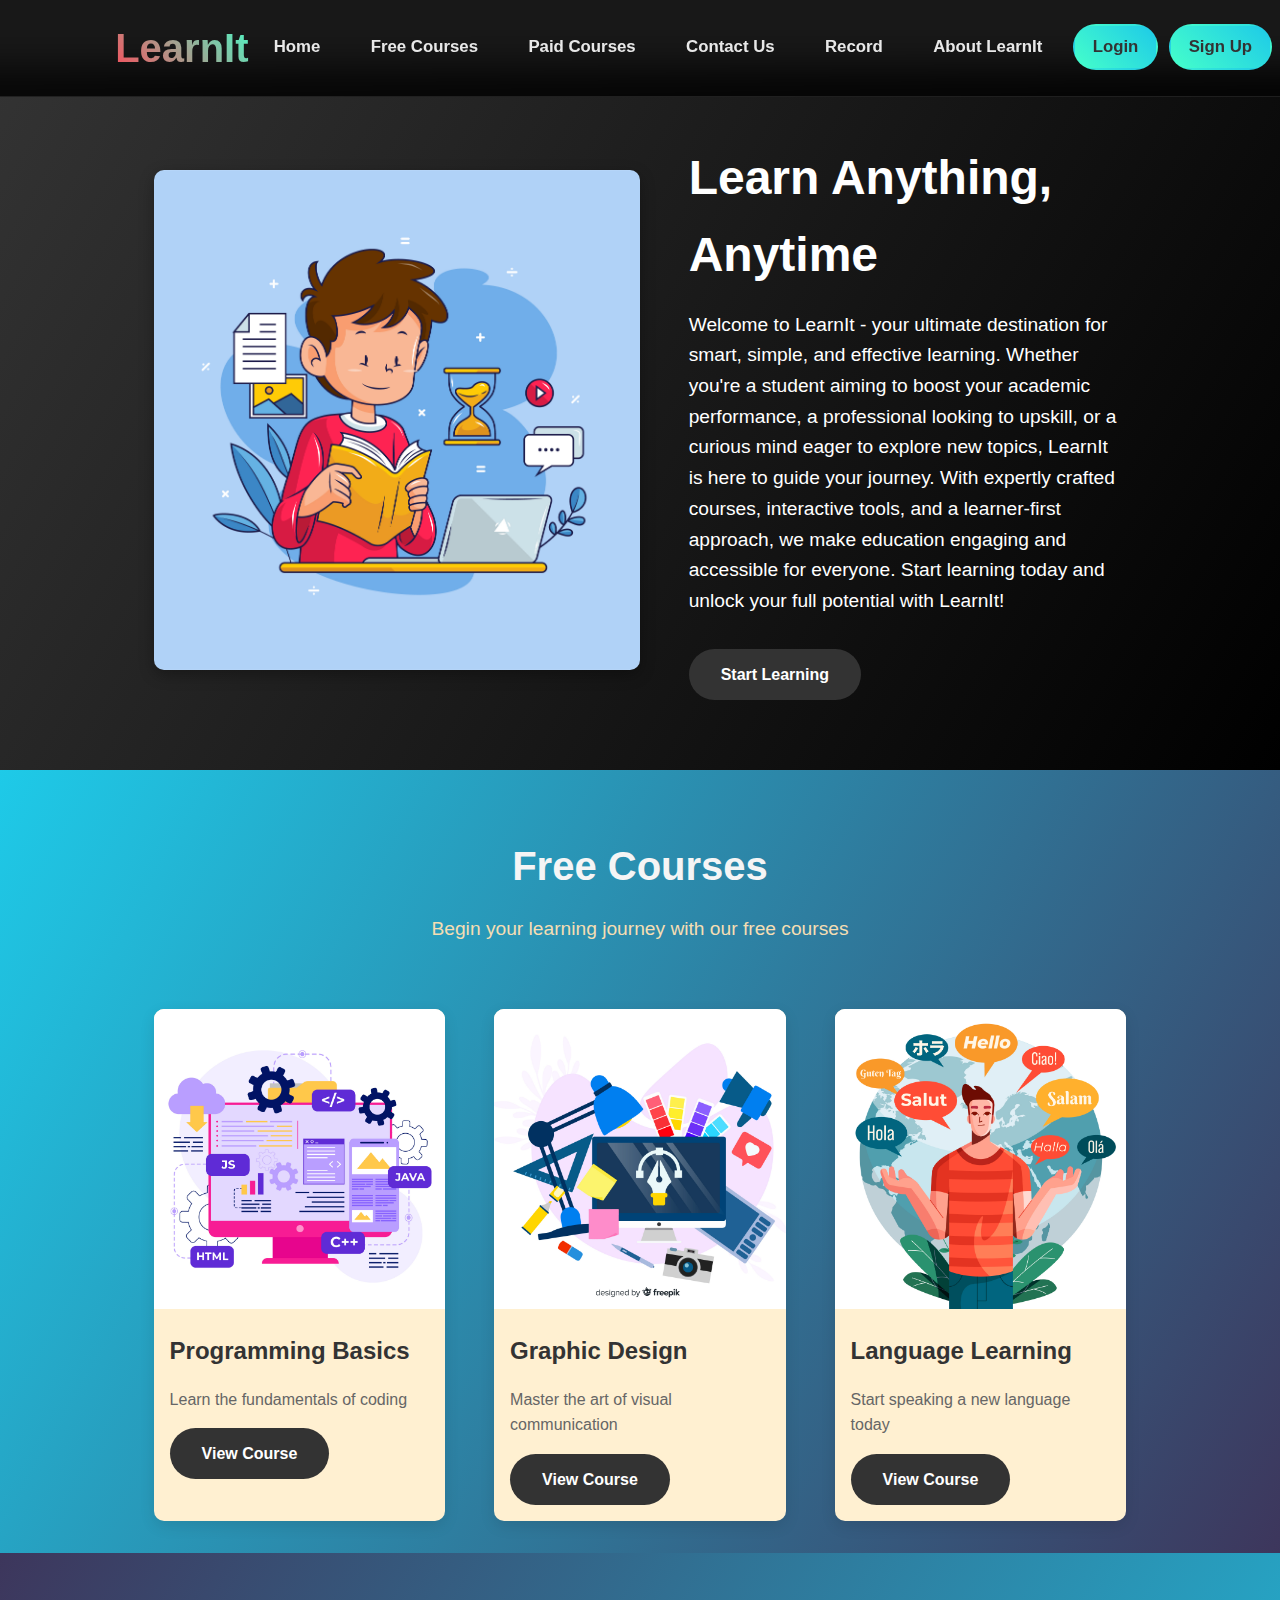
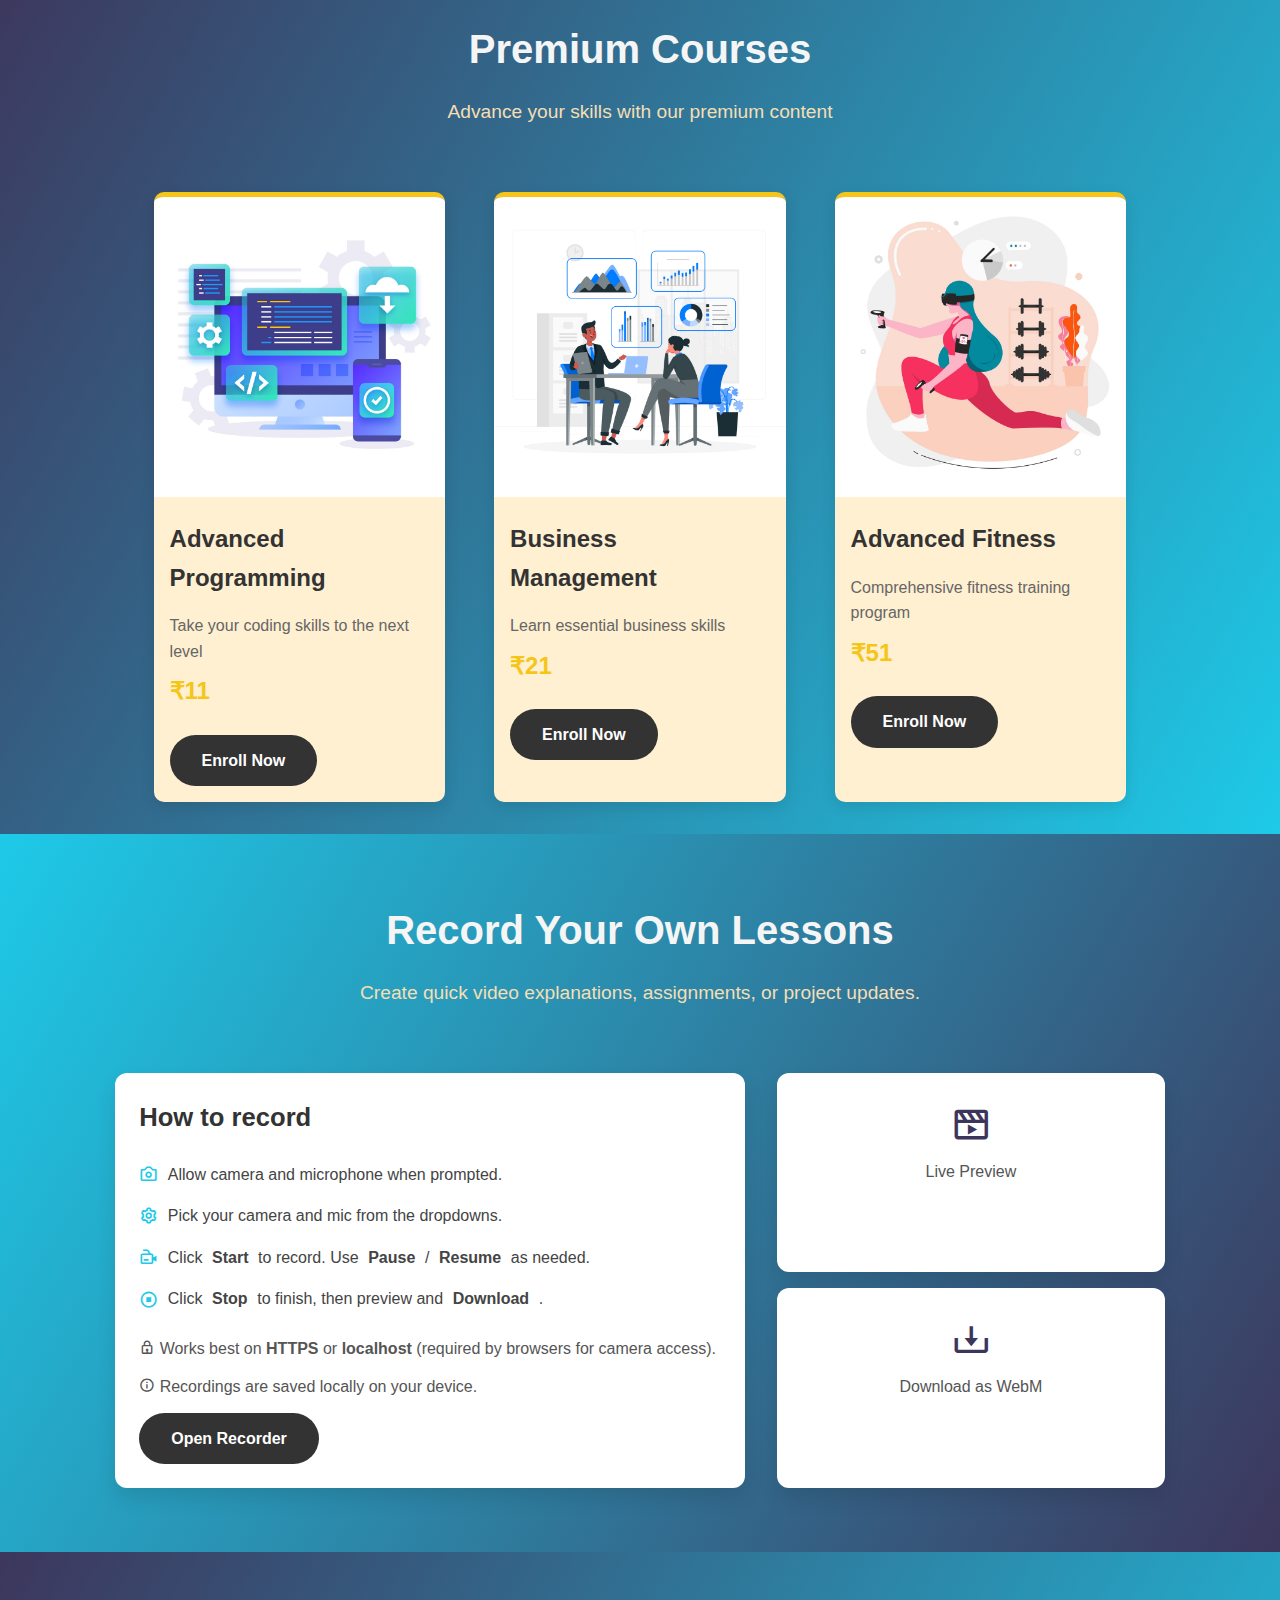
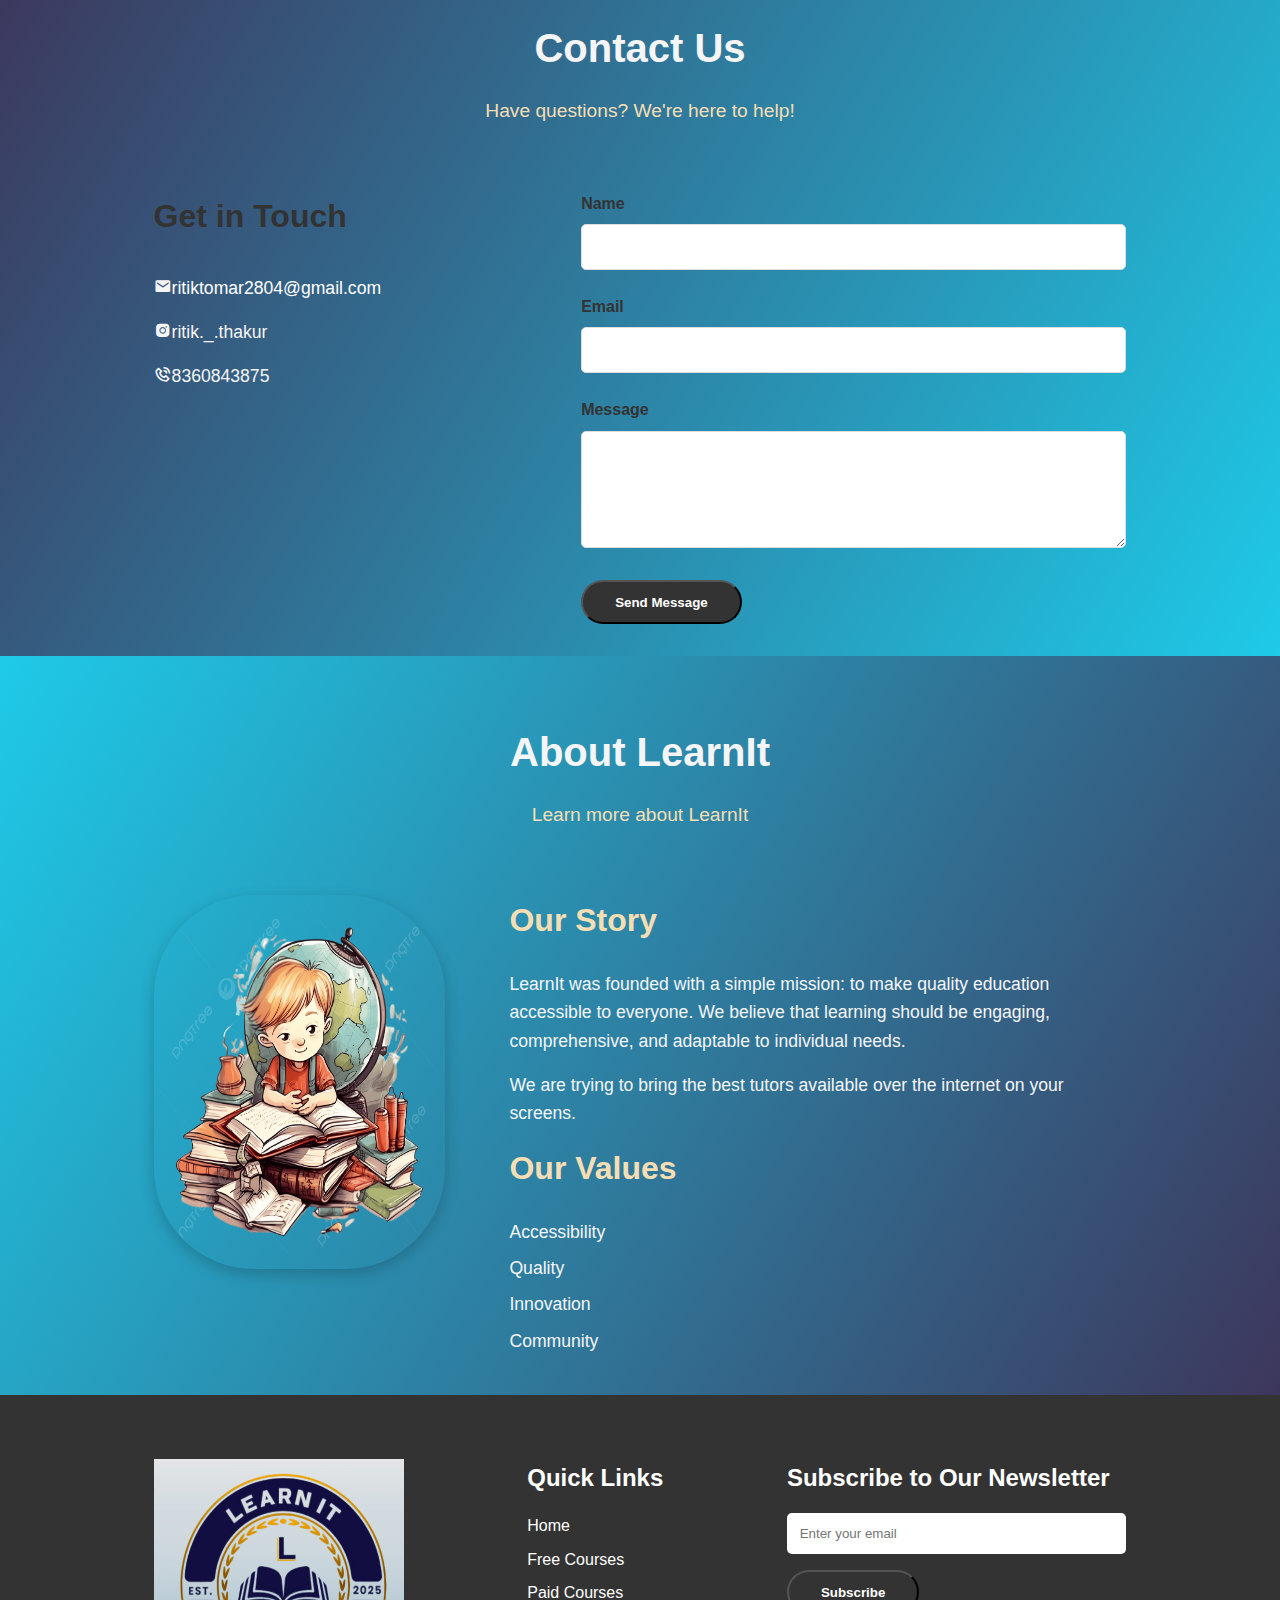
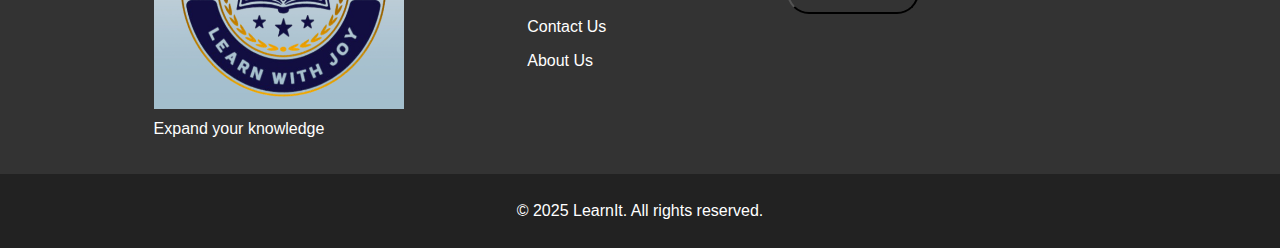
<file: index.html>
<!DOCTYPE html>
<html lang="en">

<head>
  <meta charset="UTF-8">
  <meta name="viewport" content="width=device-width, initial-scale=1.0">
  <title>LearnIt</title>
  <link href="https://unpkg.com/boxicons@2.1.4/css/boxicons.min.css" rel="stylesheet">
  <link rel="stylesheet" href="static/css/style.css">
  <link rel="icon" type="image/png" href="static/pics/favicon.png" sizes="16x16" />

</head>

<body>
  <header>
    <div class="logo">
      <h1>LearnIt</h1>
    </div>
    <button class="menu-toggle" id="menuToggle">
      <span></span>
      <span></span>
      <span></span>
    </button>
    <nav>
      <ul class="nav">
        <li><a href="#home">Home</a></li>
        <li><a href="#free-courses">Free Courses</a></li>
        <li><a href="#paid-courses">Paid Courses</a></li>
        <li><a href="#contact-us">Contact Us</a></li>
        <li><a href="#record-guide">Record</a></li>
        <li><a href="#about-us">About LearnIt</a></li>
        <li><a href="login.html">Login</a></li>
        <li><a href="signup.html">Sign Up</a></li>
      </ul>
    </nav>
  </header>

  <section class="home" id="home">
    <div class="hero-section">
      <img id="hero-img" src="static/pics/9881382.jpg" alt="LearnIt Hero Image">
      <div class="hero-text">
        <h2>Learn Anything, Anytime</h2>
        <p>Welcome to LearnIt - your ultimate destination for smart, simple, and effective learning. Whether you're a student
        aiming to boost your academic performance, a professional looking to upskill, or a curious mind eager to explore new
        topics, LearnIt is here to guide your journey. With expertly crafted courses, interactive tools, and a learner-first
        approach, we make education engaging and accessible for everyone. Start learning today and unlock your full potential
        with LearnIt!</p>
        <a href="#free-courses" class="btn">Start Learning</a>
      </div>
    </div>
  </section>

  <section class="free-courses" id="free-courses">
    <div class="section-header">
      <h2>Free Courses</h2>
      <p>Begin your learning journey with our free courses</p>
    </div>
    </div>
    <div class="courses-container">
      <div class="course-card">
        <img src="static/pics/programming.jpg" alt="Programming Course">
        <h3>Programming Basics</h3>
        <p>Learn the fundamentals of coding</p>
        <a href="course1.html" class="btn">View Course</a>
      </div>
      <div class="course-card">
        <img src="static/pics/design.jpg" alt="Design Course">
        <h3>Graphic Design</h3>
        <p>Master the art of visual communication</p>
        <a href="graphicdesign.html" class="btn">View Course</a>
      </div>
      <div class="course-card">
        <img src="static/pics/language.jpg" alt="Language Course">
        <h3>Language Learning</h3>
        <p>Start speaking a new language today</p>
        <a href="#" class="btn">View Course</a>
      </div>
    </div>
  </section>

  <section class="paid-courses" id="paid-courses">
    <div class="section-header">
      <h2>Premium Courses</h2>
      <p>Advance your skills with our premium content</p>
    </div>
    <div class="courses-container">
      <div class="course-card premium">
        <img src="static/pics/advanced-programming.jpg" alt="Advanced Programming">
        <h3>Advanced Programming</h3>
        <p>Take your coding skills to the next level</p>
        <span class="price">₹11</span>
        <a href="#" class="btn">Enroll Now</a>
      </div>
      <div class="course-card premium">
        <img src="static/pics/business.jpg" alt="Business Course">
        <h3>Business Management</h3>
        <p>Learn essential business skills</p>
        <span class="price">₹21</span>
        <a href="#" class="btn">Enroll Now</a>
      </div>
      <div class="course-card premium">
        <img src="static/pics/fitness.jpg" alt="Fitness Course">
        <h3>Advanced Fitness</h3>
        <p>Comprehensive fitness training program</p>
        <span class="price">₹51</span>
        <a href="#" class="btn">Enroll Now</a>
      </div>
    </div>
  </section>

  <section class="record-guide" id="record-guide">
    <div class="section-header">
      <h2>Record Your Own Lessons</h2>
      <p>Create quick video explanations, assignments, or project updates.</p>
    </div>
    <div class="record-container">
      <div class="record-text">
        <h3>How to record</h3>
        <ul class="record-steps">
          <li><i class='bx bx-camera'></i> Allow camera and microphone when prompted.</li>
          <li><i class='bx bx-cog'></i> Pick your camera and mic from the dropdowns.</li>
          <li><i class='bx bx-video-recording'></i> Click <b>Start</b> to record. Use <b>Pause</b>/<b>Resume</b> as needed.</li>
          <li><i class='bx bx-stop-circle'></i> Click <b>Stop</b> to finish, then preview and <b>Download</b>.</li>
        </ul>
        <div class="record-notes">
          <p><i class='bx bx-lock'></i> Works best on <b>HTTPS</b> or <b>localhost</b> (required by browsers for camera access).</p>
          <p><i class='bx bx-info-circle'></i> Recordings are saved locally on your device.</p>
        </div>
        <a href="record.html" class="btn">Open Recorder</a>
      </div>
      <div class="record-illustration">
        <div class="illustration-box">
          <i class='bx bx-movie-play'></i>
          <p>Live Preview</p>
        </div>
        <div class="illustration-box">
          <i class='bx bx-download'></i>
          <p>Download as WebM</p>
        </div>
      </div>
    </div>
  </section>

  <section class="contact-us" id="contact-us">
    <div class="section-header">
      <h2>Contact Us</h2>
      <p>Have questions? We're here to help!</p>
    </div>
    <div class="contact-container">
      <div class="contact-info">
        <h3>Get in Touch</h3>
        <p style="color:white;"> <i style="color: whitesmoke;" class='bx bxs-envelope'></i>ritiktomar2804@gmail.com</p>
      <p style="color:white;"><i style="color: whitesmoke;" class='bx bxl-instagram-alt'><a style="color: whitesmoke; text-decoration: none;" href="https://www.instagram.com/ritik._.thakur/">ritik._.thakur</a></i></p>
      <p style="color:white;"> <i class='bx bx-phone-call'></i><a style="color: whitesmoke; text-decoration: none;" href="">8360843875</a></i></p>
        
      </div>
      <div class="contact-form">
        <form>
          <div class="form-group">
            <label for="name">Name</label>
            <input type="text" id="name" name="name" required>
          </div>
          <div class="form-group">
            <label for="email">Email</label>
            <input type="email" id="email" name="email" required>
          </div>
          <div class="form-group">
            <label for="message">Message</label>
            <textarea id="message" name="message" rows="5" required></textarea>
          </div>
          <button type="submit" class="btn">Send Message</button>
        </form>
      </div>
    </div>
  </section>

  <section class="about-us" id="about-us">
    <div class="section-header">
      <h2>About LearnIt</h2>
      <p>Learn more about LearnIt</p>
    </div>
    <div class="about-container">
      <div class="about-image">
        
        <img src="static/pics/pngtree-book-globe-study-cartoon-illustration-png-image_9100470.png" alt="Our Team">
      </div>
      <div class="about-text">
        <h3>Our Story</h3>
        <p>LearnIt was founded with a simple mission: to make quality education accessible to everyone. We believe that
          learning should be engaging, comprehensive, and adaptable to individual needs.</p>
        <p>We are trying to bring the best tutors available over the internet on your screens.</p>
        <h3>Our Values</h3>
        <ul>
          <li>Accessibility</li>
          <li>Quality</li>
          <li>Innovation</li>
          <li>Community</li>
  
        </ul>
      </div>
    </div>
  </section>

  <footer>
    <div class="footer-container">
      <div class="footer-logo">
        <img style="height: 250px;width: 250px;" src="static/pics/favicon.png">
        <p>Expand your knowledge</p>
      </div>
      <div class="footer-links">
        <h3>Quick Links</h3>
        <ul>
          <li><a href="#home">Home</a></li>
          <li><a href="#free-courses">Free Courses</a></li>
          <li><a href="#paid-courses">Paid Courses</a></li>
          <li><a href="#contact-us">Contact Us</a></li>
          <li><a href="#about-us">About Us</a></li>
        </ul>
      </div>
      <div class="footer-newsletter">
        <h3>Subscribe to Our Newsletter</h3>
        <form>
          <input type="email" placeholder="Enter your email">
          <button type="submit" class="btn">Subscribe</button>
        </form>
      </div>
    </div>
    <div class="copyright">
      <p>&copy; 2025 LearnIt. All rights reserved.</p>
    </div>
  </footer>

  <script src="static/js/script.js"></script>
</body>

</html>
</file>
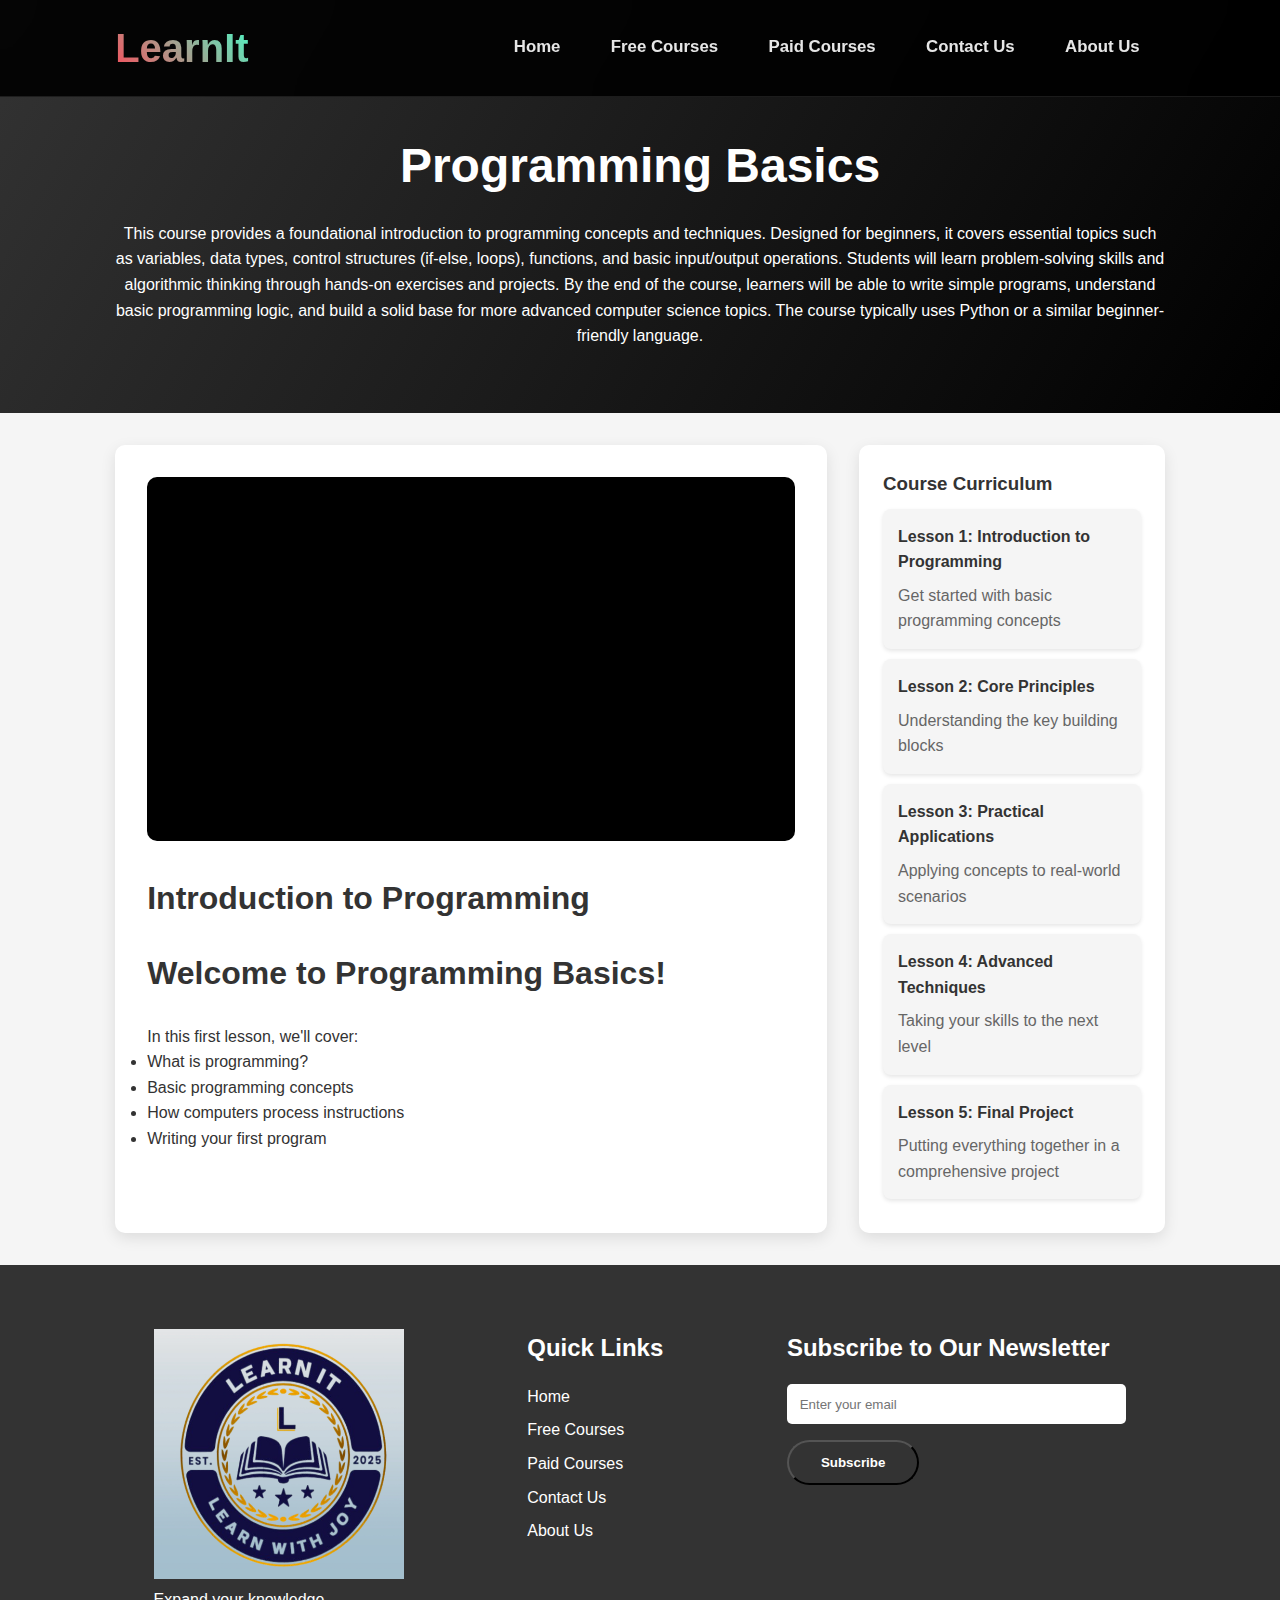
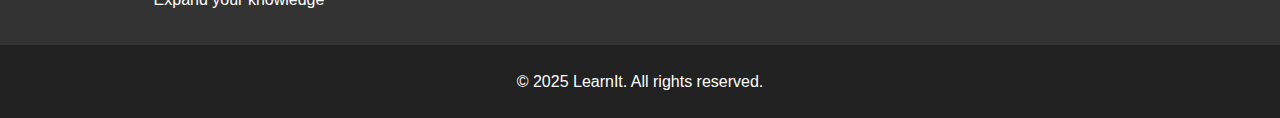
<file: course.html>
<!DOCTYPE html>
<html lang="en">

<head>
  <meta charset="UTF-8">
  <meta name="viewport" content="width=device-width, initial-scale=1.0">
  <title>LearnIt</title>
  <link href="https://unpkg.com/boxicons@2.1.4/css/boxicons.min.css" rel="stylesheet">
  <link rel="stylesheet" href="static/css/style.css">
  <link rel="icon" type="image/png" href="static/pics/favicon.png" sizes="16x16" />

</head>

<body>
  <header>
    <div class="logo">
      <h1><span style="color:red;">Learn</span><span style="color:#ffff;">It</span></h1>
    </div>
    <button class="menu-toggle" id="menuToggle">
      <span></span>
      <span></span>
      <span></span>
    </button>
    <nav>
      <ul class="nav">
        <li><a href="index.html">Home</a></li>
        <li><a href="index.html#free-courses">Free Courses</a></li>
        <li><a href="index.html#paid-courses">Paid Courses</a></li>
        <li><a href="index.html#contact-us">Contact Us</a></li>
        <li><a href="index.html#about-us">About Us</a></li>
      </ul>
    </nav>
  </header>

  <div class="course-header" id="course-header">
    <h1 id="course-title">Course Title</h1>
    <p id="course-description">Course description will be displayed here.</p>
  </div>

  <div class="course-content">
    <div class="lesson-content">
      <div class="video-container">
        <iframe id="lesson-video" src="https://www.youtube.com/embed/placeholder" frameborder="0"
          allowfullscreen></iframe>
      </div>
      <div class="lesson-details">
        <h3 id="lesson-title">Lesson Title</h3>
        <div id="lesson-text">
          <p>details are going to be put here </p>
          <p>""""</p>
          <p>""""</p>
          <ul>
            <li>"""</li>
            <li>"""</li>
            <li>"""</li>
            <li>""""</li>
          </ul>
          <p></p>
        </div>
      </div>
    </div>

    <div class="lesson-list">
      <h3>Course Curriculum</h3>
      <div id="lessons">
        <div class="lesson-item">
          <a href="#" onclick="showLesson('lesson1')" class="lesson-link box" style="display: block; padding: 15px; margin: 10px 0; border-radius: 8px; background-color: #f5f5f5; box-shadow: 0 2px 4px rgba(0,0,0,0.1); transition: all 0.3s ease; text-decoration: none;">
            <h4 style="margin: 0 0 8px 0; color: #333;">Lesson 1: Introduction to Programming</h4>
            <p style="margin: 0; color: #666;">Get started with basic programming concepts</p>
          </a>
        </div>
        <div class="lesson-item">
          <a href="#" onclick="showLesson('lesson2')" class="lesson-link box" style="display: block; padding: 15px; margin: 10px 0; border-radius: 8px; background-color: #f5f5f5; box-shadow: 0 2px 4px rgba(0,0,0,0.1); transition: all 0.3s ease; text-decoration: none;">
            <h4 style="margin: 0 0 8px 0; color: #333;">Lesson 2: Core Principles</h4>
            <p style="margin: 0; color: #666;">Understanding the key building blocks</p>
          </a>
        </div>
        <div class="lesson-item">
          <a href="#" onclick="showLesson('lesson3')" class="lesson-link box" style="display: block; padding: 15px; margin: 10px 0; border-radius: 8px; background-color: #f5f5f5; box-shadow: 0 2px 4px rgba(0,0,0,0.1); transition: all 0.3s ease; text-decoration: none;">
            <h4 style="margin: 0 0 8px 0; color: #333;">Lesson 3: Practical Applications</h4>
            <p style="margin: 0; color: #666;">Applying concepts to real-world scenarios</p>
          </a>
        </div>
        <div class="lesson-item">
          <a href="#" onclick="showLesson('lesson4')" class="lesson-link box" style="display: block; padding: 15px; margin: 10px 0; border-radius: 8px; background-color: #f5f5f5; box-shadow: 0 2px 4px rgba(0,0,0,0.1); transition: all 0.3s ease; text-decoration: none;">
            <h4 style="margin: 0 0 8px 0; color: #333;">Lesson 4: Advanced Techniques</h4>
            <p style="margin: 0; color: #666;">Taking your skills to the next level</p>
          </a>
        </div>
        <div class="lesson-item">
          <a href="#" onclick="showLesson('lesson5')" class="lesson-link box" style="display: block; padding: 15px; margin: 10px 0; border-radius: 8px; background-color: #f5f5f5; box-shadow: 0 2px 4px rgba(0,0,0,0.1); transition: all 0.3s ease; text-decoration: none;">
            <h4 style="margin: 0 0 8px 0; color: #333;">Lesson 5: Final Project</h4>
            <p style="margin: 0; color: #666;">Putting everything together in a comprehensive project</p>
          </a>
        </div>
      </div>
    </div>
  </div>

  <footer>
    <div class="footer-container">
    <div class="footer-logo">
      <img style="height: 250px;width: 250px;" src="static/pics/favicon.png">
      <p>Expand your knowledge</p>
    </div>
      <div class="footer-links">
        <h3>Quick Links</h3>
        <ul>
          <li><a href="index.html">Home</a></li>
          <li><a href="index.html#free-courses">Free Courses</a></li>
          <li><a href="index.html#paid-courses">Paid Courses</a></li>
          <li><a href="index.html#contact-us">Contact Us</a></li>
          <li><a href="index.html#about-us">About Us</a></li>
        </ul>
      </div>
      <div class="footer-newsletter">
        <h3>Subscribe to Our Newsletter</h3>
        <form>
          <input type="email" placeholder="Enter your email">
          <button type="submit" class="btn">Subscribe</button>
        </form>
      </div>
    </div>
    <div class="copyright">
      <p>&copy; 2025 LearnIt. All rights reserved.</p>
    </div>
  </footer>

  <script src="static/js/script.js"></script>
  <script src="static/js/programmingbasic.js"></script>
</body>

</html>
</file>
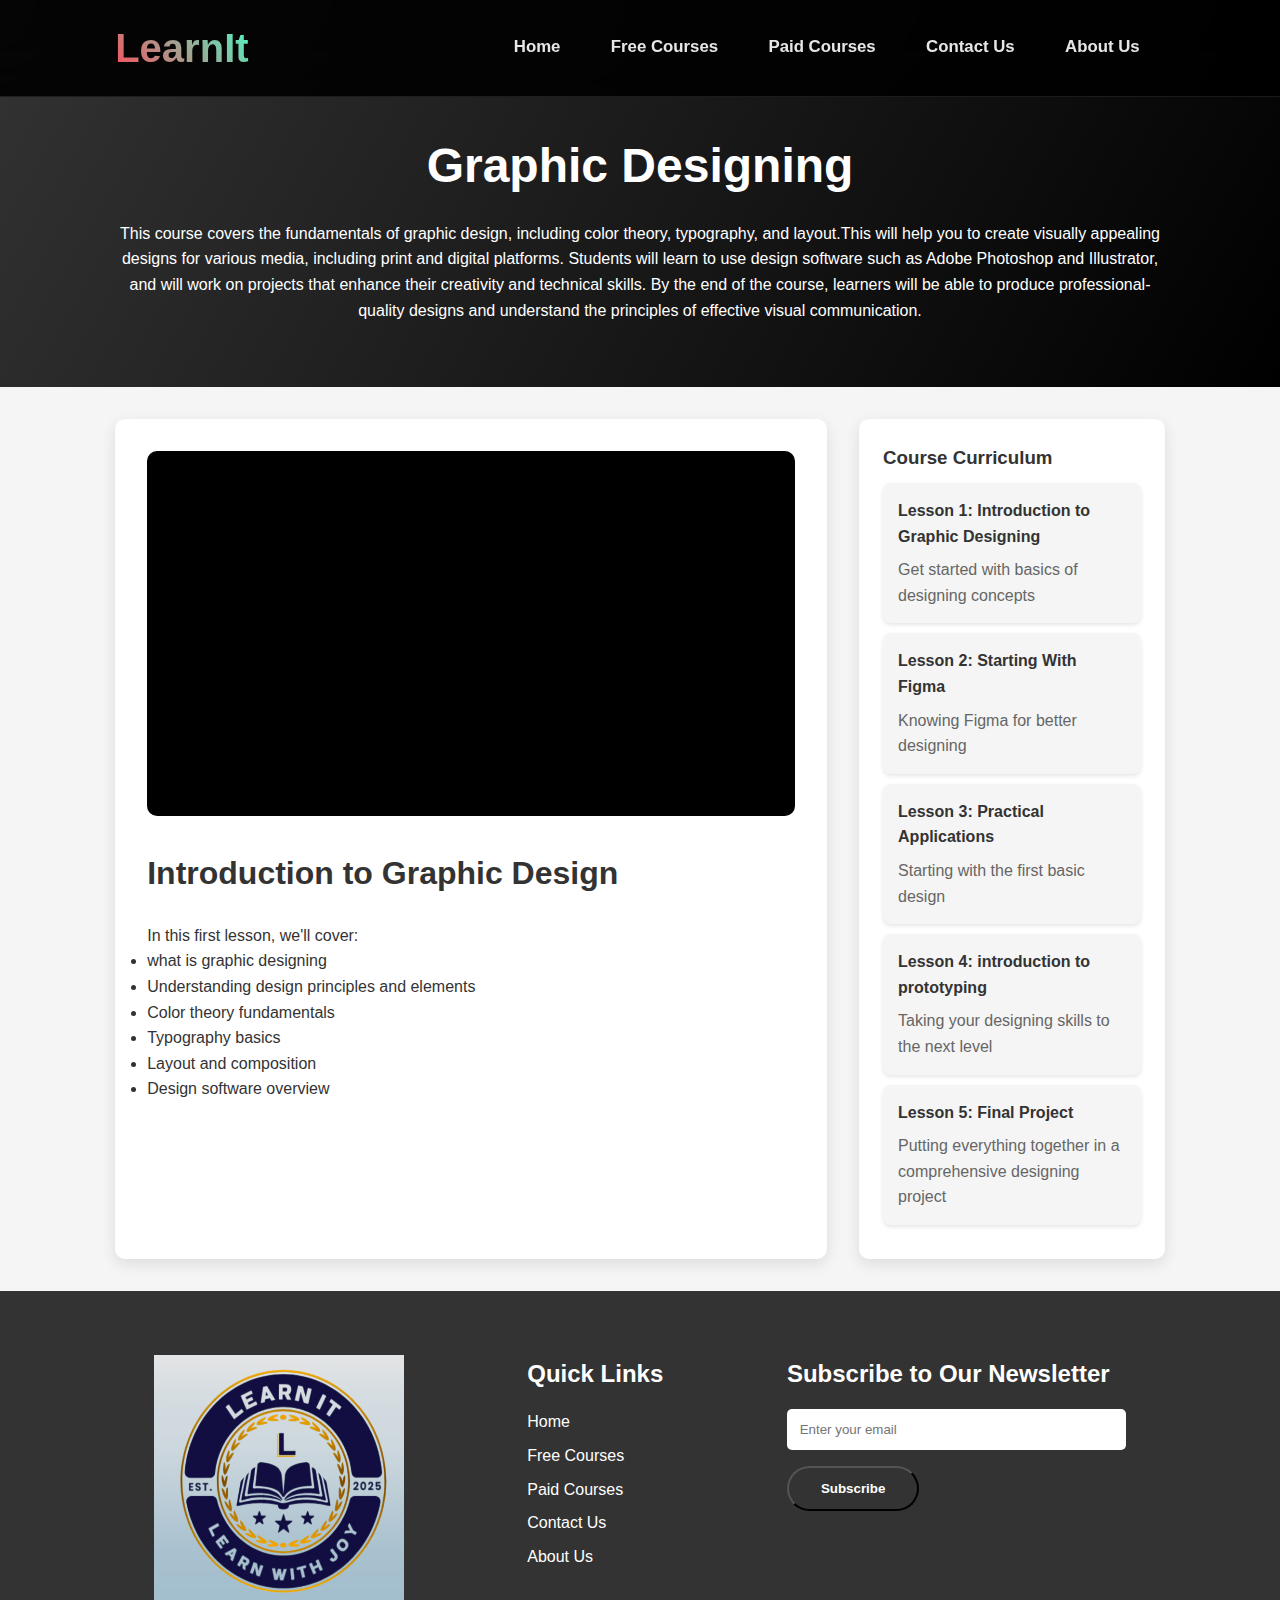
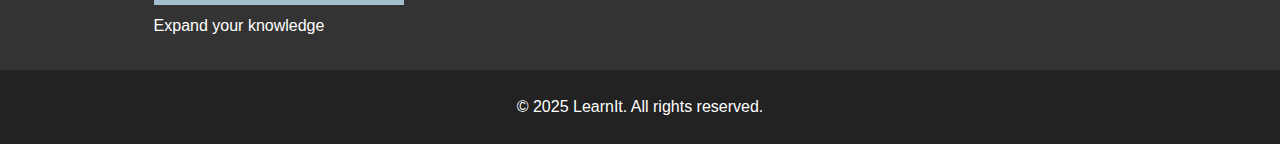
<file: graphicdesign.html>
<!DOCTYPE html>
<html lang="en">

<head>
  <meta charset="UTF-8">
  <meta name="viewport" content="width=device-width, initial-scale=1.0">
  <title>LearnIt</title>
  <link href="https://unpkg.com/boxicons@2.1.4/css/boxicons.min.css" rel="stylesheet">
  <link rel="stylesheet" href="static/css/style.css">
  <link rel="icon" type="image/png" href="static/pics/favicon.png" sizes="16x16" />

</head>


<body>
  <header>
    <div class="logo">
      <h1><span style="color:red;">Learn</span><span style="color:#ffff;">It</span></h1>
    </div>
    <button class="menu-toggle" id="menuToggle">
      <span></span>
      <span></span>
      <span></span>
    </button>
    <nav>
      <ul class="nav">
        <li><a href="index.html">Home</a></li>
        <li><a href="index.html#free-courses">Free Courses</a></li>
        <li><a href="index.html#paid-courses">Paid Courses</a></li>
        <li><a href="index.html#contact-us">Contact Us</a></li>
        <li><a href="index.html#about-us">About Us</a></li>
      </ul>
    </nav>
  </header>

  <div class="course-header" id="course-header">
    <h1 id="course-title">Course Title</h1>
    <p id="course-description">Course description will be displayed here.</p>
  </div>

  <div class="course-content">
    <div class="lesson-content">
      <div class="video-container">
        <iframe id="lesson-video" src="https://www.youtube.com/embed/placeholder" frameborder="0"
          allowfullscreen></iframe>
      </div>
      <div class="lesson-details">
        <h3 id="lesson-title">Lesson Title</h3>
        <div id="lesson-text">
          <p>details are going to be put here </p>
          <p>""""</p>
          <p>""""</p>
          <ul>
            <li>"""</li>
            <li>"""</li>
            <li>"""</li>
            <li>""""</li>
          </ul>
          <p></p>
        </div>
      </div>
    </div>

    <div class="lesson-list">
      <h3>Course Curriculum</h3>
      <div id="lessons">
        <div class="lesson-item">
          <a href="#" onclick="showLesson('lesson1')" class="lesson-link box"
            style="display: block; padding: 15px; margin: 10px 0; border-radius: 8px; background-color: #f5f5f5; box-shadow: 0 2px 4px rgba(0,0,0,0.1); transition: all 0.3s ease; text-decoration: none;">
            <h4 style="margin: 0 0 8px 0; color: #333;">Lesson 1: Introduction to Graphic Designing</h4>
            <p style="margin: 0; color: #666;">Get started with basics of designing concepts</p>
          </a>
        </div>
        <div class="lesson-item">
          <a href="#" onclick="showLesson('lesson2')" class="lesson-link box"
            style="display: block; padding: 15px; margin: 10px 0; border-radius: 8px; background-color: #f5f5f5; box-shadow: 0 2px 4px rgba(0,0,0,0.1); transition: all 0.3s ease; text-decoration: none;">
            <h4 style="margin: 0 0 8px 0; color: #333;">Lesson 2: Starting With Figma</h4>
            <p style="margin: 0; color: #666;">Knowing Figma for better designing</p>
          </a>
        </div>
        <div class="lesson-item">
          <a href="#" onclick="showLesson('lesson3')" class="lesson-link box"
            style="display: block; padding: 15px; margin: 10px 0; border-radius: 8px; background-color: #f5f5f5; box-shadow: 0 2px 4px rgba(0,0,0,0.1); transition: all 0.3s ease; text-decoration: none;">
            <h4 style="margin: 0 0 8px 0; color: #333;">Lesson 3: Practical Applications</h4>
            <p style="margin: 0; color: #666;">Starting with the first basic design</p>
          </a>
        </div>
        <div class="lesson-item">
          <a href="#" onclick="showLesson('lesson4')" class="lesson-link box"
            style="display: block; padding: 15px; margin: 10px 0; border-radius: 8px; background-color: #f5f5f5; box-shadow: 0 2px 4px rgba(0,0,0,0.1); transition: all 0.3s ease; text-decoration: none;">
            <h4 style="margin: 0 0 8px 0; color: #333;">Lesson 4: introduction to prototyping</h4>
            <p style="margin: 0; color: #666;">Taking your designing skills to the next level</p>
          </a>
        </div>
        <div class="lesson-item">
          <a href="#" onclick="showLesson('lesson5')" class="lesson-link box"
            style="display: block; padding: 15px; margin: 10px 0; border-radius: 8px; background-color: #f5f5f5; box-shadow: 0 2px 4px rgba(0,0,0,0.1); transition: all 0.3s ease; text-decoration: none;">
            <h4 style="margin: 0 0 8px 0; color: #333;">Lesson 5: Final Project</h4>
            <p style="margin: 0; color: #666;">Putting everything together in a comprehensive designing project</p>
          </a>
        </div>
      </div>
    </div>
  </div>

  <footer>
    <div class="footer-container">
      <div class="footer-logo">
        <img style="height: 250px;width: 250px;" src="static/pics/favicon.png">
        <p>Expand your knowledge</p>
      </div>
      <div class="footer-links">
        <h3>Quick Links</h3>
        <ul>
          <li><a href="index.html">Home</a></li>
          <li><a href="index.html#free-courses">Free Courses</a></li>
          <li><a href="index.html#paid-courses">Paid Courses</a></li>
          <li><a href="index.html#contact-us">Contact Us</a></li>
          <li><a href="index.html#about-us">About Us</a></li>
        </ul>
      </div>
      <div class="footer-newsletter">
        <h3>Subscribe to Our Newsletter</h3>
        <form>
          <input type="email" placeholder="Enter your email">
          <button type="submit" class="btn">Subscribe</button>
        </form>
      </div>
    </div>
    <div class="copyright">
      <p>&copy; 2025 LearnIt. All rights reserved.</p>
    </div>
  </footer>

  <script src="static/js/script.js"></script>
  <script src="static/js/graphicdesign.js"></script>
</body>

</html>
</file>
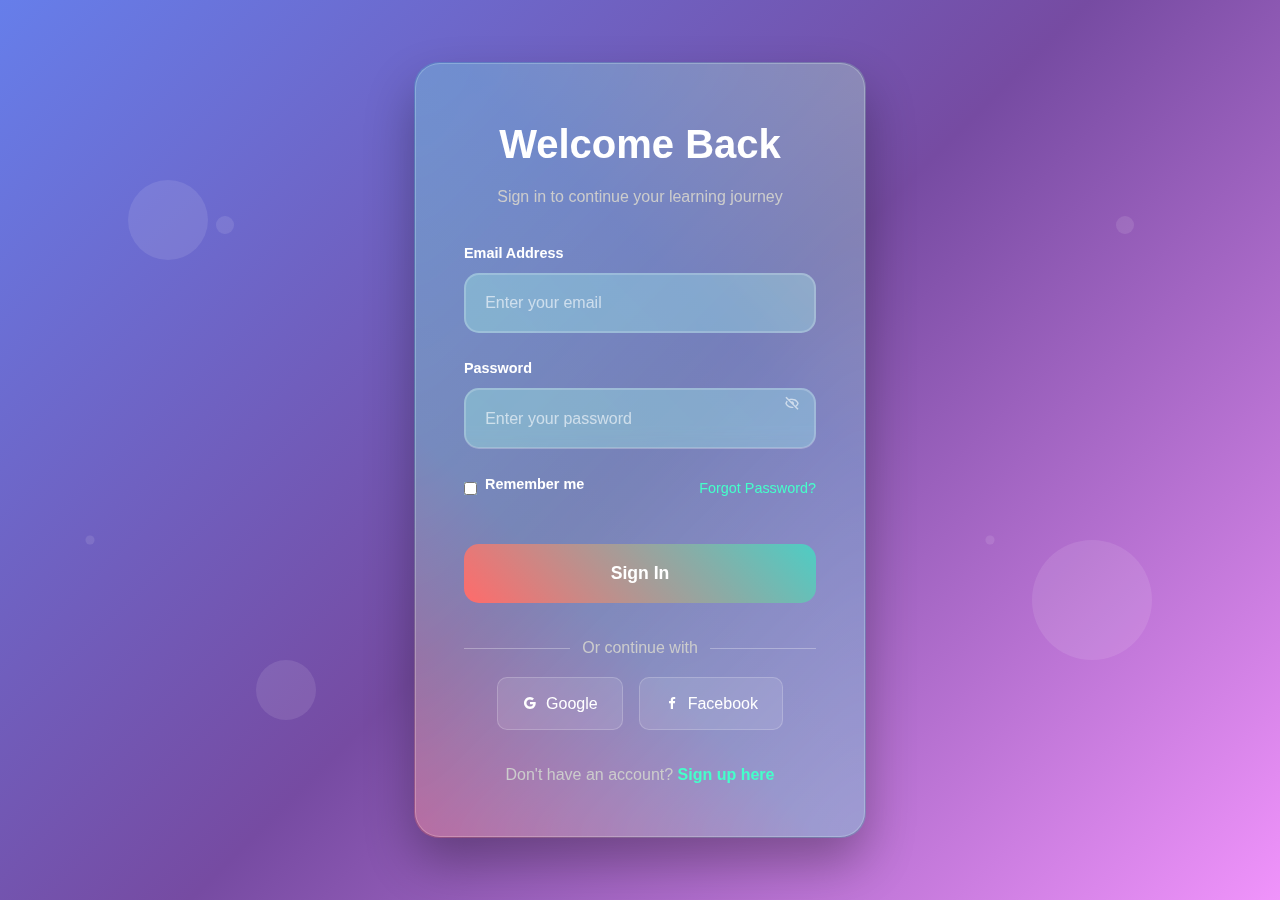
<file: login.html>
<!DOCTYPE html>
<html lang="en">

<head>
  <meta charset="UTF-8">
  <meta name="viewport" content="width=device-width, initial-scale=1.0">
  <title>Login - LearnIt</title>
  <link href="https://unpkg.com/boxicons@2.1.4/css/boxicons.min.css" rel="stylesheet">
  <link rel="stylesheet" href="static/css/style.css">
  <link rel="icon" type="image/png" href="static/pics/favicon.png" sizes="16x16" />
  <style>
    .auth-container {
      min-height: 100vh;
      background: linear-gradient(135deg, #667eea 0%, #764ba2 50%, #f093fb 100%);
      position: relative;
      display: flex;
      align-items: center;
      justify-content: center;
      padding: 2rem;
      overflow: hidden;
    }

    .auth-container::before {
      content: '';
      position: absolute;
      top: 0;
      left: 0;
      right: 0;
      bottom: 0;
      background: url('data:image/svg+xml,<svg xmlns="http://www.w3.org/2000/svg" viewBox="0 0 100 100"><defs><pattern id="grain" width="100" height="100" patternUnits="userSpaceOnUse"><circle cx="25" cy="25" r="1" fill="white" opacity="0.1"/><circle cx="75" cy="75" r="1" fill="white" opacity="0.1"/><circle cx="50" cy="10" r="0.5" fill="white" opacity="0.1"/><circle cx="10" cy="60" r="0.5" fill="white" opacity="0.1"/><circle cx="90" cy="40" r="0.5" fill="white" opacity="0.1"/></pattern></defs><rect width="100" height="100" fill="url(%23grain)"/></svg>');
      pointer-events: none;
    }

    .floating-shapes {
      position: absolute;
      width: 100%;
      height: 100%;
      overflow: hidden;
      z-index: 0;
    }

    .shape {
      position: absolute;
      background: rgba(255, 255, 255, 0.1);
      border-radius: 50%;
      animation: float 6s ease-in-out infinite;
    }

    .shape:nth-child(1) {
      width: 80px;
      height: 80px;
      top: 20%;
      left: 10%;
      animation-delay: 0s;
    }

    .shape:nth-child(2) {
      width: 120px;
      height: 120px;
      top: 60%;
      right: 10%;
      animation-delay: 2s;
    }

    .shape:nth-child(3) {
      width: 60px;
      height: 60px;
      bottom: 20%;
      left: 20%;
      animation-delay: 4s;
    }

    @keyframes float {
      0%, 100% { transform: translateY(0px) rotate(0deg); }
      50% { transform: translateY(-20px) rotate(180deg); }
    }

    .auth-card {
      background: rgba(255, 255, 255, 0.15);
      backdrop-filter: blur(20px);
      border-radius: 25px;
      padding: 3rem;
      width: 100%;
      max-width: 450px;
      box-shadow: 0 25px 50px rgba(0, 0, 0, 0.3);
      border: 1px solid rgba(255, 255, 255, 0.3);
      position: relative;
      z-index: 1;
    }

    .auth-card::before {
      content: '';
      position: absolute;
      top: -2px;
      left: -2px;
      right: -2px;
      bottom: -2px;
      background: linear-gradient(45deg, #ff6b6b, #4ecdc4, #45b7d1, #96ceb4);
      border-radius: 25px;
      z-index: -1;
      opacity: 0.3;
      animation: borderGlow 3s ease-in-out infinite alternate;
    }

    @keyframes borderGlow {
      0% { opacity: 0.3; }
      100% { opacity: 0.6; }
    }

    .auth-header {
      text-align: center;
      margin-bottom: 2rem;
    }

    .auth-header h1 {
      font-size: 2.5rem;
      color: white;
      margin-bottom: 0.5rem;
    }

    .auth-header p {
      color: #ccc;
      font-size: 1rem;
    }

    .auth-form .form-group {
      margin-bottom: 1.5rem;
    }

    .auth-form label {
      display: block;
      margin-bottom: 0.5rem;
      color: white;
      font-weight: 600;
      font-size: 0.9rem;
    }

    .auth-form input {
      width: 100%;
      padding: 1rem;
      border: 1px solid rgba(255, 255, 255, 0.2);
      border-radius: 10px;
      background: rgba(255, 255, 255, 0.1);
      color: white;
      font-size: 1rem;
      transition: all 0.3s ease;
    }

    .auth-form input:focus {
      outline: none;
      border-color: #45ffca;
      box-shadow: 0 0 0 2px rgba(69, 255, 202, 0.2);
    }

    .auth-form input::placeholder {
      color: rgba(255, 255, 255, 0.6);
    }

    .auth-form .btn {
      width: 100%;
      padding: 1.2rem;
      background: linear-gradient(45deg, #ff6b6b, #4ecdc4);
      border: none;
      border-radius: 15px;
      color: white;
      font-weight: 700;
      font-size: 1.1rem;
      cursor: pointer;
      transition: all 0.3s ease;
      margin-top: 1.5rem;
      position: relative;
      overflow: hidden;
    }

    .auth-form .btn::before {
      content: '';
      position: absolute;
      top: 0;
      left: -100%;
      width: 100%;
      height: 100%;
      background: linear-gradient(45deg, #4ecdc4, #ff6b6b);
      transition: left 0.3s ease;
      z-index: -1;
    }

    .auth-form .btn:hover::before {
      left: 0;
    }

    .auth-form .btn:hover {
      transform: translateY(-3px);
      box-shadow: 0 15px 30px rgba(255, 107, 107, 0.4);
    }

    .auth-form input {
      width: 100%;
      padding: 1.2rem;
      border: 2px solid rgba(255, 255, 255, 0.2);
      border-radius: 15px;
      background: rgba(255, 255, 255, 0.1);
      color: white;
      font-size: 1rem;
      transition: all 0.3s ease;
      backdrop-filter: blur(10px);
    }

    .auth-form input:focus {
      outline: none;
      border-color: #4ecdc4;
      box-shadow: 0 0 0 3px rgba(78, 205, 196, 0.2);
      background: rgba(255, 255, 255, 0.15);
    }

    .auth-footer {
      text-align: center;
      margin-top: 2rem;
      color: #ccc;
    }

    .auth-footer a {
      color: #45ffca;
      text-decoration: none;
      font-weight: 600;
      transition: color 0.3s ease;
    }

    .auth-footer a:hover {
      color: #1ecae8;
    }

    .back-home {
      position: absolute;
      top: 2rem;
      left: 2rem;
      color: white;
      text-decoration: none;
      display: flex;
      align-items: center;
      gap: 0.5rem;
      font-weight: 600;
      transition: all 0.3s ease;
    }

    .back-home:hover {
      color: #45ffca;
      transform: translateX(-5px);
    }

    .password-toggle {
      position: relative;
    }

    .password-toggle i {
      position: absolute;
      right: 1rem;
      top: 50%;
      transform: translateY(-50%);
      color: rgba(255, 255, 255, 0.6);
      cursor: pointer;
      transition: color 0.3s ease;
    }

    .password-toggle i:hover {
      color: #45ffca;
    }

    .remember-forgot {
      display: flex;
      justify-content: space-between;
      align-items: center;
      margin-bottom: 1rem;
      font-size: 0.9rem;
    }

    .remember-me {
      display: flex;
      align-items: center;
      gap: 0.5rem;
      color: #ccc;
    }

    .remember-me input[type="checkbox"] {
      width: auto;
      margin: 0;
    }

    .forgot-password {
      color: #45ffca;
      text-decoration: none;
      transition: color 0.3s ease;
    }

    .forgot-password:hover {
      color: #1ecae8;
    }

    .social-login {
      margin-top: 2rem;
      text-align: center;
    }

    .social-login p {
      color: #ccc;
      margin-bottom: 1rem;
      position: relative;
    }

    .social-login p::before,
    .social-login p::after {
      content: '';
      position: absolute;
      top: 50%;
      width: 30%;
      height: 1px;
      background: rgba(255, 255, 255, 0.3);
    }

    .social-login p::before {
      left: 0;
    }

    .social-login p::after {
      right: 0;
    }

    .social-buttons {
      display: flex;
      gap: 1rem;
      justify-content: center;
    }

    .social-btn {
      padding: 0.8rem 1.5rem;
      border: 1px solid rgba(255, 255, 255, 0.2);
      border-radius: 10px;
      background: rgba(255, 255, 255, 0.1);
      color: white;
      text-decoration: none;
      display: flex;
      align-items: center;
      gap: 0.5rem;
      transition: all 0.3s ease;
    }

    .social-btn:hover {
      background: rgba(255, 255, 255, 0.2);
      transform: translateY(-2px);
    }

    @media (max-width: 768px) {
      .auth-container {
        padding: 1rem;
      }

      .auth-card {
        padding: 2rem;
      }

      .auth-header h1 {
        font-size: 2rem;
      }

      .back-home {
        top: 1rem;
        left: 1rem;
      }

      .social-buttons {
        flex-direction: column;
      }
    }
  </style>
</head>

<body>
  <a href="index.html" class="back-home">
    <i class='bx bx-arrow-back'></i>
    Back to Home
  </a>

  <div class="auth-container">
    <div class="floating-shapes">
      <div class="shape"></div>
      <div class="shape"></div>
      <div class="shape"></div>
    </div>
    <div class="auth-card">
      <div class="auth-header">
        <h1>Welcome Back</h1>
        <p>Sign in to continue your learning journey</p>
      </div>

      <form class="auth-form" id="loginForm">
        <div class="form-group">
          <label for="email">Email Address</label>
          <input type="email" id="email" name="email" placeholder="Enter your email" required>
        </div>

        <div class="form-group password-toggle">
          <label for="password">Password</label>
          <input type="password" id="password" name="password" placeholder="Enter your password" required>
          <i class='bx bx-hide' id="togglePassword"></i>
        </div>

        <div class="remember-forgot">
          <div class="remember-me">
            <input type="checkbox" id="remember" name="remember">
            <label for="remember">Remember me</label>
          </div>
          <a href="#" class="forgot-password">Forgot Password?</a>
        </div>

        <button type="submit" class="btn">Sign In</button>
      </form>

      <div class="social-login">
        <p>Or continue with</p>
        <div class="social-buttons">
          <a href="#" class="social-btn">
            <i class='bx bxl-google'></i>
            Google
          </a>
          <a href="#" class="social-btn">
            <i class='bx bxl-facebook'></i>
            Facebook
          </a>
        </div>
      </div>

      <div class="auth-footer">
        <p>Don't have an account? <a href="signup.html">Sign up here</a></p>
      </div>
    </div>
  </div>

  <script>
    // Toggle password visibility
    const togglePassword = document.getElementById('togglePassword');
    const password = document.getElementById('password');

    togglePassword.addEventListener('click', function() {
      const type = password.getAttribute('type') === 'password' ? 'text' : 'password';
      password.setAttribute('type', type);
      this.classList.toggle('bx-hide');
      this.classList.toggle('bx-show');
    });

    // Form submission
    document.getElementById('loginForm').addEventListener('submit', function(e) {
      e.preventDefault();
      
      const email = document.getElementById('email').value;
      const password = document.getElementById('password').value;
      const remember = document.getElementById('remember').checked;

      // Here you would typically send the data to your backend
      console.log('Login attempt:', { email, password, remember });
      
      // For now, just show a success message
      alert('Login functionality will be implemented with your database authentication!');
    });
  </script>
</body>

</html>
</file>
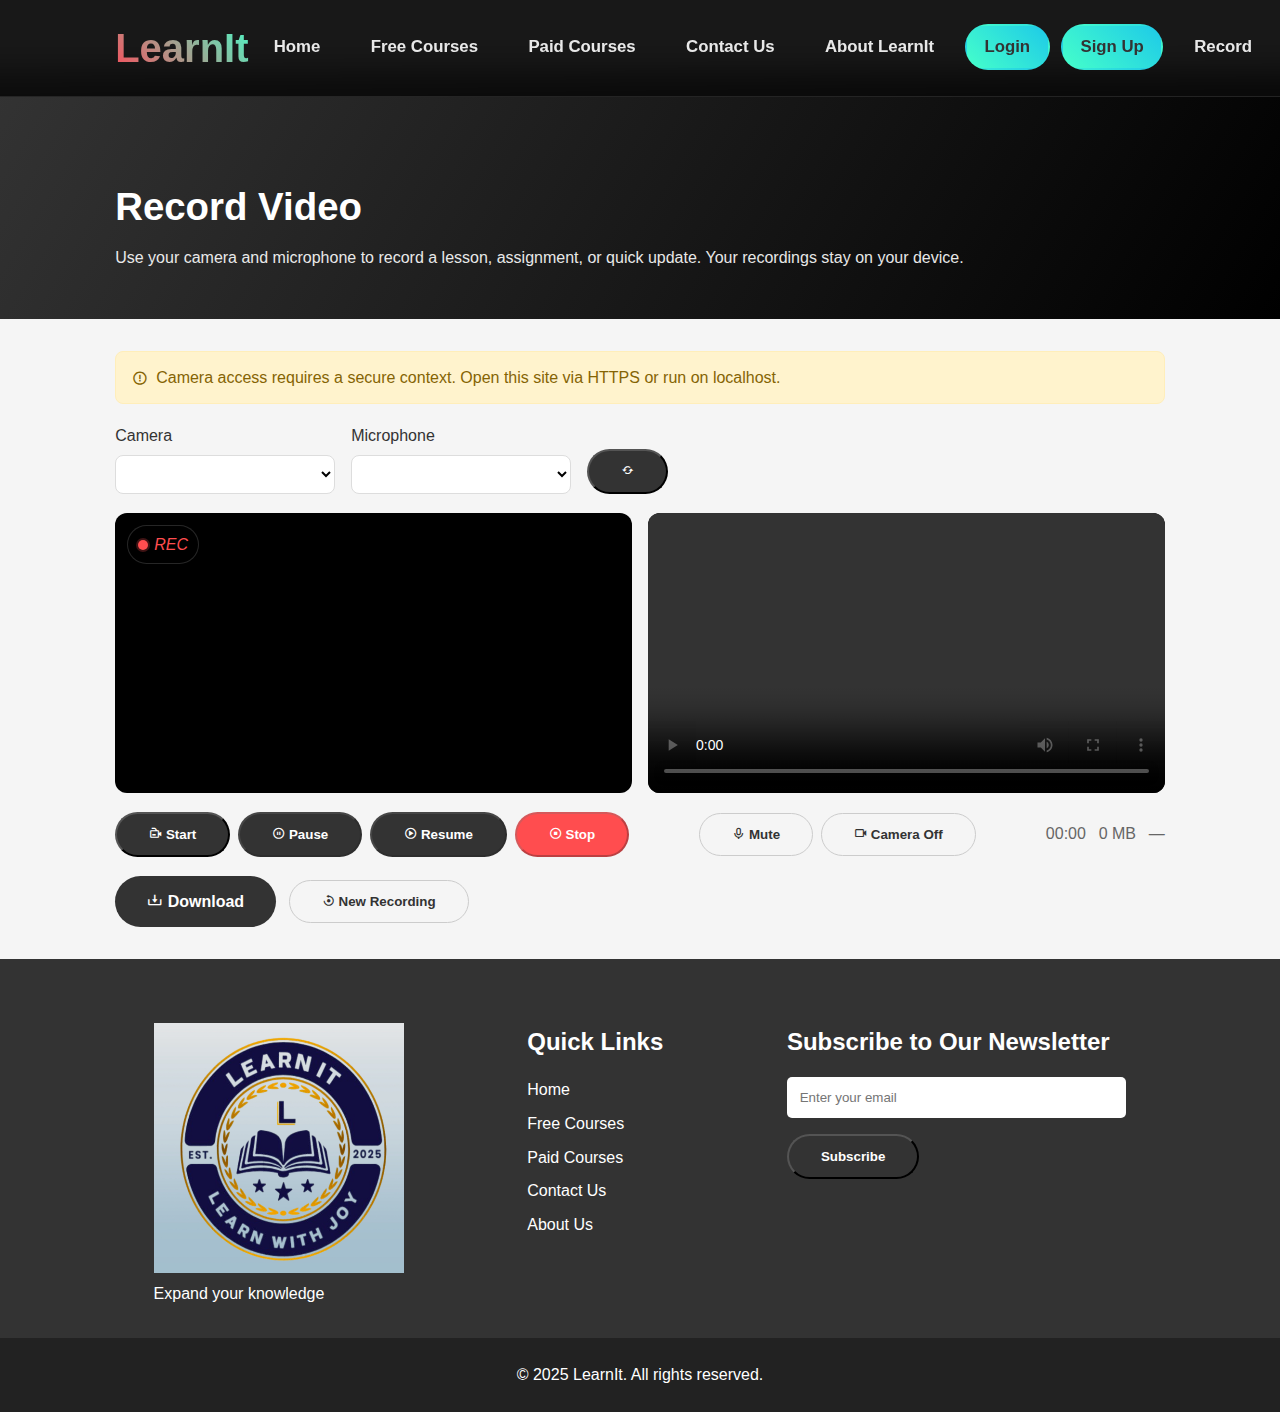
<file: record.html>
<!DOCTYPE html>
<html lang="en">
<head>
  <meta charset="UTF-8" />
  <meta name="viewport" content="width=device-width, initial-scale=1.0" />
  <title>Record Video • LearnIt</title>
  <link href="https://unpkg.com/boxicons@2.1.4/css/boxicons.min.css" rel="stylesheet" />
  <link rel="stylesheet" href="static/css/style.css" />
  <link rel="icon" type="image/png" href="static/pics/favicon.png" sizes="16x16" />
</head>
<body>
  <header>
    <div class="logo">
      <h1><a href="index.html" style="text-decoration:none; color:inherit;">LearnIt</a></h1>
    </div>
    <button class="menu-toggle" id="menuToggle">
      <span></span>
      <span></span>
      <span></span>
    </button>
    <nav>
      <ul class="nav">
        <li><a href="index.html#home">Home</a></li>
        <li><a href="index.html#free-courses">Free Courses</a></li>
        <li><a href="index.html#paid-courses">Paid Courses</a></li>
        <li><a href="index.html#contact-us">Contact Us</a></li>
        <li><a href="index.html#about-us">About LearnIt</a></li>
        <li><a href="login.html">Login</a></li>
        <li><a href="signup.html">Sign Up</a></li>
        <li><a href="record.html" aria-current="page">Record</a></li>
      </ul>
    </nav>
  </header>

  <main class="recorder-page">
    <section class="recorder-hero">
      <div class="recorder-hero-inner">
        <h2>Record Video</h2>
        <p>Use your camera and microphone to record a lesson, assignment, or quick update. Your recordings stay on your device.</p>
      </div>
    </section>

    <section class="recorder-container">
      <div class="secure-context-warning" id="secureWarning" hidden>
        <i class='bx bx-error-circle'></i>
        <span>Camera access requires a secure context. Open this site via HTTPS or run on <code>localhost</code>.</span>
      </div>

      <div class="device-row">
        <div class="device-select">
          <label for="cameraSelect">Camera</label>
          <select id="cameraSelect"></select>
        </div>
        <div class="device-select">
          <label for="micSelect">Microphone</label>
          <select id="micSelect"></select>
        </div>
        <button class="btn" id="refreshDevices" title="Refresh devices">
          <i class='bx bx-refresh'></i>
        </button>
      </div>

      <div class="preview-row">
        <div class="video-wrapper">
          <video id="livePreview" autoplay playsinline muted></video>
          <div class="recording-badge" id="recordingBadge" hidden>
            <span></span>
            <em>REC</em>
          </div>
        </div>
        <div class="video-wrapper">
          <video id="playback" controls playsinline></video>
        </div>
      </div>

      <div class="controls-row">
        <div class="controls">
          <button class="btn" id="startBtn"><i class='bx bx-video-recording'></i> Start</button>
          <button class="btn" id="pauseBtn" disabled><i class='bx bx-pause-circle'></i> Pause</button>
          <button class="btn" id="resumeBtn" disabled><i class='bx bx-play-circle'></i> Resume</button>
          <button class="btn danger" id="stopBtn" disabled><i class='bx bx-stop-circle'></i> Stop</button>
        </div>
        <div class="controls">
          <button class="btn ghost" id="muteBtn"><i class='bx bx-microphone'></i> Mute</button>
          <button class="btn ghost" id="cameraToggleBtn"><i class='bx bx-video'></i> Camera Off</button>
        </div>
        <div class="status">
          <span id="timer">00:00</span>
          <span id="sizeLabel">0 MB</span>
          <span id="mimeLabel">—</span>
        </div>
      </div>

      <div class="actions-row">
        <a id="downloadLink" class="btn" download="recording.webm" hidden>
          <i class='bx bx-download'></i> Download
        </a>
        <button id="newRecordingBtn" class="btn ghost" hidden>
          <i class='bx bx-reset'></i> New Recording
        </button>
      </div>
    </section>
  </main>

  <footer>
    <div class="footer-container">
      <div class="footer-logo">
        <img style="height: 250px;width: 250px;" src="static/pics/favicon.png" alt="LearnIt logo" />
        <p>Expand your knowledge</p>
      </div>
      <div class="footer-links">
        <h3>Quick Links</h3>
        <ul>
          <li><a href="index.html#home">Home</a></li>
          <li><a href="index.html#free-courses">Free Courses</a></li>
          <li><a href="index.html#paid-courses">Paid Courses</a></li>
          <li><a href="index.html#contact-us">Contact Us</a></li>
          <li><a href="index.html#about-us">About Us</a></li>
        </ul>
      </div>
      <div class="footer-newsletter">
        <h3>Subscribe to Our Newsletter</h3>
        <form>
          <input type="email" placeholder="Enter your email" />
          <button type="submit" class="btn">Subscribe</button>
        </form>
      </div>
    </div>
    <div class="copyright">
      <p>&copy; 2025 LearnIt. All rights reserved.</p>
    </div>
  </footer>

  <script src="static/js/script.js"></script>
  <script src="static/js/record.js"></script>
</body>
</html>
</file>
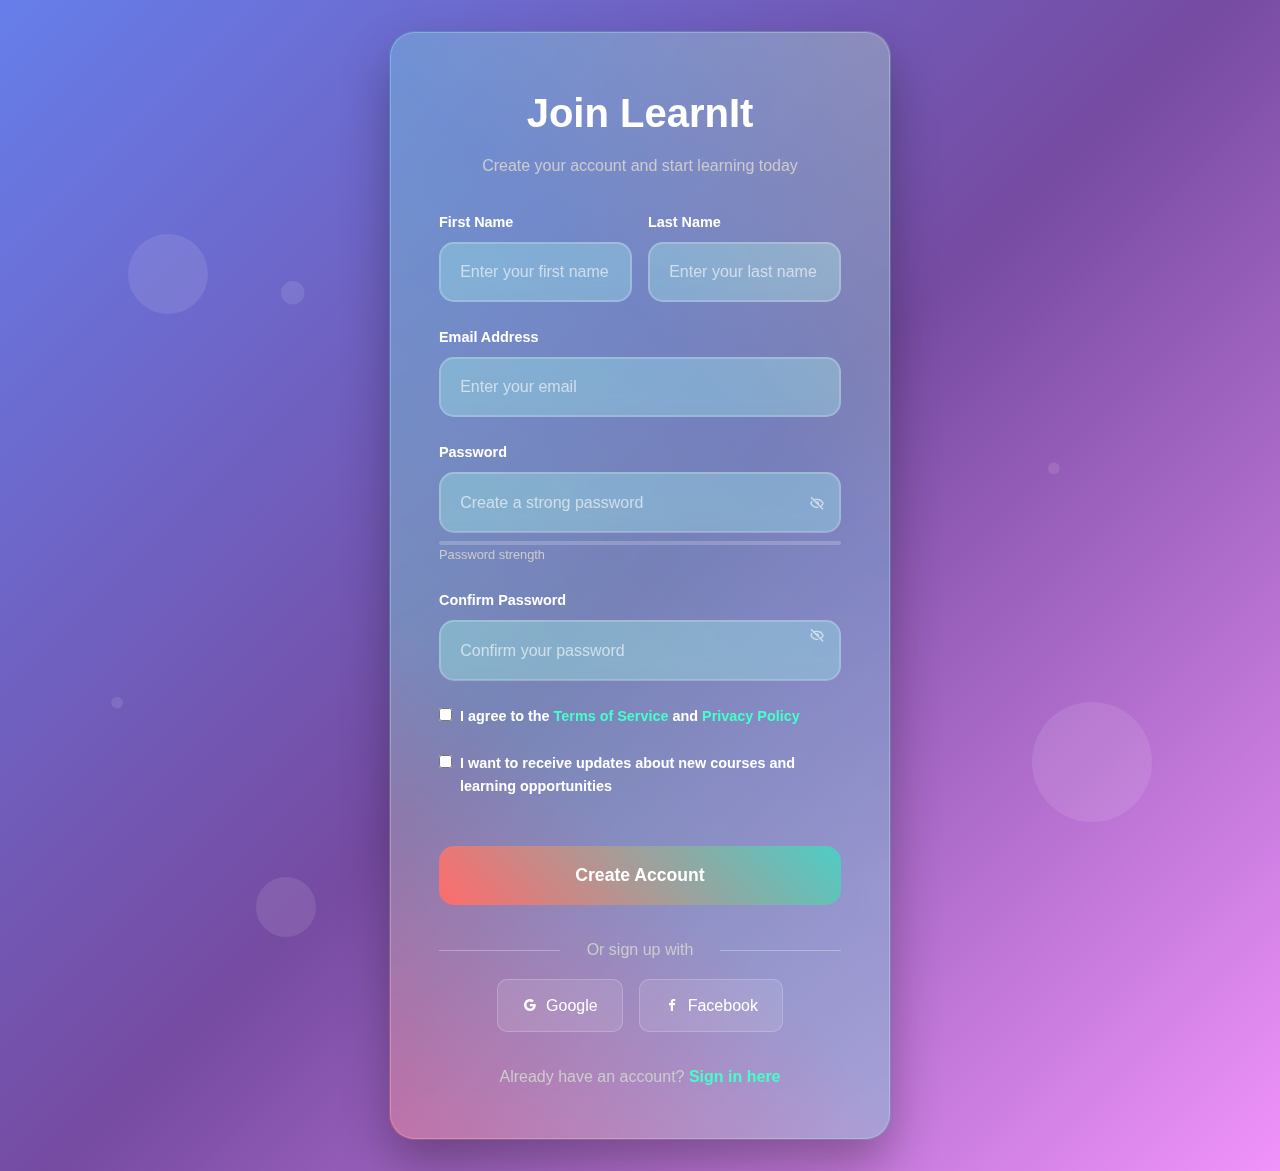
<file: signup.html>
<!DOCTYPE html>
<html lang="en">

<head>
  <meta charset="UTF-8">
  <meta name="viewport" content="width=device-width, initial-scale=1.0">
  <title>Sign Up - LearnIt</title>
  <link href="https://unpkg.com/boxicons@2.1.4/css/boxicons.min.css" rel="stylesheet">
  <link rel="stylesheet" href="static/css/style.css">
  <link rel="icon" type="image/png" href="static/pics/favicon.png" sizes="16x16" />
  <style>
    .auth-container {
      min-height: 100vh;
      background: linear-gradient(135deg, #667eea 0%, #764ba2 50%, #f093fb 100%);
      position: relative;
      display: flex;
      align-items: center;
      justify-content: center;
      padding: 2rem;
      overflow: hidden;
    }

    .auth-container::before {
      content: '';
      position: absolute;
      top: 0;
      left: 0;
      right: 0;
      bottom: 0;
      background: url('data:image/svg+xml,<svg xmlns="http://www.w3.org/2000/svg" viewBox="0 0 100 100"><defs><pattern id="grain" width="100" height="100" patternUnits="userSpaceOnUse"><circle cx="25" cy="25" r="1" fill="white" opacity="0.1"/><circle cx="75" cy="75" r="1" fill="white" opacity="0.1"/><circle cx="50" cy="10" r="0.5" fill="white" opacity="0.1"/><circle cx="10" cy="60" r="0.5" fill="white" opacity="0.1"/><circle cx="90" cy="40" r="0.5" fill="white" opacity="0.1"/></pattern></defs><rect width="100" height="100" fill="url(%23grain)"/></svg>');
      pointer-events: none;
    }

    .floating-shapes {
      position: absolute;
      width: 100%;
      height: 100%;
      overflow: hidden;
      z-index: 0;
    }

    .shape {
      position: absolute;
      background: rgba(255, 255, 255, 0.1);
      border-radius: 50%;
      animation: float 6s ease-in-out infinite;
    }

    .shape:nth-child(1) {
      width: 80px;
      height: 80px;
      top: 20%;
      left: 10%;
      animation-delay: 0s;
    }

    .shape:nth-child(2) {
      width: 120px;
      height: 120px;
      top: 60%;
      right: 10%;
      animation-delay: 2s;
    }

    .shape:nth-child(3) {
      width: 60px;
      height: 60px;
      bottom: 20%;
      left: 20%;
      animation-delay: 4s;
    }

    @keyframes float {
      0%, 100% { transform: translateY(0px) rotate(0deg); }
      50% { transform: translateY(-20px) rotate(180deg); }
    }

    .auth-card {
      background: rgba(255, 255, 255, 0.15);
      backdrop-filter: blur(20px);
      border-radius: 25px;
      padding: 3rem;
      width: 100%;
      max-width: 500px;
      box-shadow: 0 25px 50px rgba(0, 0, 0, 0.3);
      border: 1px solid rgba(255, 255, 255, 0.3);
      position: relative;
      z-index: 1;
    }

    .auth-card::before {
      content: '';
      position: absolute;
      top: -2px;
      left: -2px;
      right: -2px;
      bottom: -2px;
      background: linear-gradient(45deg, #ff6b6b, #4ecdc4, #45b7d1, #96ceb4);
      border-radius: 25px;
      z-index: -1;
      opacity: 0.3;
      animation: borderGlow 3s ease-in-out infinite alternate;
    }

    @keyframes borderGlow {
      0% { opacity: 0.3; }
      100% { opacity: 0.6; }
    }

    .auth-header {
      text-align: center;
      margin-bottom: 2rem;
    }

    .auth-header h1 {
      font-size: 2.5rem;
      color: white;
      margin-bottom: 0.5rem;
    }

    .auth-header p {
      color: #ccc;
      font-size: 1rem;
    }

    .auth-form .form-group {
      margin-bottom: 1.5rem;
    }

    .auth-form label {
      display: block;
      margin-bottom: 0.5rem;
      color: white;
      font-weight: 600;
      font-size: 0.9rem;
    }

    .auth-form input {
      width: 100%;
      padding: 1rem;
      border: 1px solid rgba(255, 255, 255, 0.2);
      border-radius: 10px;
      background: rgba(255, 255, 255, 0.1);
      color: white;
      font-size: 1rem;
      transition: all 0.3s ease;
    }

    .auth-form input:focus {
      outline: none;
      border-color: #45ffca;
      box-shadow: 0 0 0 2px rgba(69, 255, 202, 0.2);
    }

    .auth-form input::placeholder {
      color: rgba(255, 255, 255, 0.6);
    }

    .auth-form .btn {
      width: 100%;
      padding: 1.2rem;
      background: linear-gradient(45deg, #ff6b6b, #4ecdc4);
      border: none;
      border-radius: 15px;
      color: white;
      font-weight: 700;
      font-size: 1.1rem;
      cursor: pointer;
      transition: all 0.3s ease;
      margin-top: 1.5rem;
      position: relative;
      overflow: hidden;
    }

    .auth-form .btn::before {
      content: '';
      position: absolute;
      top: 0;
      left: -100%;
      width: 100%;
      height: 100%;
      background: linear-gradient(45deg, #4ecdc4, #ff6b6b);
      transition: left 0.3s ease;
      z-index: -1;
    }

    .auth-form .btn:hover::before {
      left: 0;
    }

    .auth-form .btn:hover {
      transform: translateY(-3px);
      box-shadow: 0 15px 30px rgba(255, 107, 107, 0.4);
    }

    .auth-form input {
      width: 100%;
      padding: 1.2rem;
      border: 2px solid rgba(255, 255, 255, 0.2);
      border-radius: 15px;
      background: rgba(255, 255, 255, 0.1);
      color: white;
      font-size: 1rem;
      transition: all 0.3s ease;
      backdrop-filter: blur(10px);
    }

    .auth-form input:focus {
      outline: none;
      border-color: #4ecdc4;
      box-shadow: 0 0 0 3px rgba(78, 205, 196, 0.2);
      background: rgba(255, 255, 255, 0.15);
    }

    .auth-footer {
      text-align: center;
      margin-top: 2rem;
      color: #ccc;
    }

    .auth-footer a {
      color: #45ffca;
      text-decoration: none;
      font-weight: 600;
      transition: color 0.3s ease;
    }

    .auth-footer a:hover {
      color: #1ecae8;
    }

    .back-home {
      position: absolute;
      top: 2rem;
      left: 2rem;
      color: white;
      text-decoration: none;
      display: flex;
      align-items: center;
      gap: 0.5rem;
      font-weight: 600;
      transition: all 0.3s ease;
    }

    .back-home:hover {
      color: #45ffca;
      transform: translateX(-5px);
    }

    .password-toggle {
      position: relative;
    }

    .password-toggle i {
      position: absolute;
      right: 1rem;
      top: 50%;
      transform: translateY(-50%);
      color: rgba(255, 255, 255, 0.6);
      cursor: pointer;
      transition: color 0.3s ease;
    }

    .password-toggle i:hover {
      color: #45ffca;
    }

    .name-row {
      display: flex;
      gap: 1rem;
    }

    .name-row .form-group {
      flex: 1;
    }

    .terms-privacy {
      display: flex;
      align-items: flex-start;
      gap: 0.5rem;
      margin-bottom: 1rem;
      font-size: 0.9rem;
      color: #ccc;
    }

    .terms-privacy input[type="checkbox"] {
      width: auto;
      margin: 0;
      margin-top: 0.2rem;
    }

    .terms-privacy a {
      color: #45ffca;
      text-decoration: none;
      transition: color 0.3s ease;
    }

    .terms-privacy a:hover {
      color: #1ecae8;
    }

    .social-login {
      margin-top: 2rem;
      text-align: center;
    }

    .social-login p {
      color: #ccc;
      margin-bottom: 1rem;
      position: relative;
    }

    .social-login p::before,
    .social-login p::after {
      content: '';
      position: absolute;
      top: 50%;
      width: 30%;
      height: 1px;
      background: rgba(255, 255, 255, 0.3);
    }

    .social-login p::before {
      left: 0;
    }

    .social-login p::after {
      right: 0;
    }

    .social-buttons {
      display: flex;
      gap: 1rem;
      justify-content: center;
    }

    .social-btn {
      padding: 0.8rem 1.5rem;
      border: 1px solid rgba(255, 255, 255, 0.2);
      border-radius: 10px;
      background: rgba(255, 255, 255, 0.1);
      color: white;
      text-decoration: none;
      display: flex;
      align-items: center;
      gap: 0.5rem;
      transition: all 0.3s ease;
    }

    .social-btn:hover {
      background: rgba(255, 255, 255, 0.2);
      transform: translateY(-2px);
    }

    .password-strength {
      margin-top: 0.5rem;
      font-size: 0.8rem;
      color: #ccc;
    }

    .strength-bar {
      height: 4px;
      background: rgba(255, 255, 255, 0.2);
      border-radius: 2px;
      margin-top: 0.5rem;
      overflow: hidden;
    }

    .strength-fill {
      height: 100%;
      width: 0%;
      transition: all 0.3s ease;
      border-radius: 2px;
    }

    .strength-weak { background: #ff4757; }
    .strength-medium { background: #ffa502; }
    .strength-strong { background: #2ed573; }

    @media (max-width: 768px) {
      .auth-container {
        padding: 1rem;
      }

      .auth-card {
        padding: 2rem;
      }

      .auth-header h1 {
        font-size: 2rem;
      }

      .back-home {
        top: 1rem;
        left: 1rem;
      }

      .social-buttons {
        flex-direction: column;
      }

      .name-row {
        flex-direction: column;
        gap: 0;
      }
    }
  </style>
</head>

<body>
  <a href="index.html" class="back-home">
    <i class='bx bx-arrow-back'></i>
    Back to Home
  </a>

  <div class="auth-container">
    <div class="floating-shapes">
      <div class="shape"></div>
      <div class="shape"></div>
      <div class="shape"></div>
    </div>
    <div class="auth-card">
      <div class="auth-header">
        <h1>Join LearnIt</h1>
        <p>Create your account and start learning today</p>
      </div>

      <form class="auth-form" id="signupForm">
        <div class="name-row">
          <div class="form-group">
            <label for="firstName">First Name</label>
            <input type="text" id="firstName" name="firstName" placeholder="Enter your first name" required>
          </div>
          <div class="form-group">
            <label for="lastName">Last Name</label>
            <input type="text" id="lastName" name="lastName" placeholder="Enter your last name" required>
          </div>
        </div>

        <div class="form-group">
          <label for="email">Email Address</label>
          <input type="email" id="email" name="email" placeholder="Enter your email" required>
        </div>

        <div class="form-group password-toggle">
          <label for="password">Password</label>
          <input type="password" id="password" name="password" placeholder="Create a strong password" required>
          <i class='bx bx-hide' id="togglePassword"></i>
          <div class="password-strength">
            <div class="strength-bar">
              <div class="strength-fill" id="strengthFill"></div>
            </div>
            <span id="strengthText">Password strength</span>
          </div>
        </div>

        <div class="form-group password-toggle">
          <label for="confirmPassword">Confirm Password</label>
          <input type="password" id="confirmPassword" name="confirmPassword" placeholder="Confirm your password" required>
          <i class='bx bx-hide' id="toggleConfirmPassword"></i>
        </div>

        <div class="terms-privacy">
          <input type="checkbox" id="terms" name="terms" required>
          <label for="terms">
            I agree to the <a href="#" target="_blank">Terms of Service</a> and <a href="#" target="_blank">Privacy Policy</a>
          </label>
        </div>

        <div class="terms-privacy">
          <input type="checkbox" id="newsletter" name="newsletter">
          <label for="newsletter">
            I want to receive updates about new courses and learning opportunities
          </label>
        </div>

        <button type="submit" class="btn">Create Account</button>
      </form>

      <div class="social-login">
        <p>Or sign up with</p>
        <div class="social-buttons">
          <a href="#" class="social-btn">
            <i class='bx bxl-google'></i>
            Google
          </a>
          <a href="#" class="social-btn">
            <i class='bx bxl-facebook'></i>
            Facebook
          </a>
        </div>
      </div>

      <div class="auth-footer">
        <p>Already have an account? <a href="login.html">Sign in here</a></p>
      </div>
    </div>
  </div>

  <script>
    // Toggle password visibility
    const togglePassword = document.getElementById('togglePassword');
    const toggleConfirmPassword = document.getElementById('toggleConfirmPassword');
    const password = document.getElementById('password');
    const confirmPassword = document.getElementById('confirmPassword');

    togglePassword.addEventListener('click', function() {
      const type = password.getAttribute('type') === 'password' ? 'text' : 'password';
      password.setAttribute('type', type);
      this.classList.toggle('bx-hide');
      this.classList.toggle('bx-show');
    });

    toggleConfirmPassword.addEventListener('click', function() {
      const type = confirmPassword.getAttribute('type') === 'password' ? 'text' : 'password';
      confirmPassword.setAttribute('type', type);
      this.classList.toggle('bx-hide');
      this.classList.toggle('bx-show');
    });

    // Password strength checker
    function checkPasswordStrength(password) {
      let strength = 0;
      let feedback = [];

      if (password.length >= 8) strength += 1;
      else feedback.push('At least 8 characters');

      if (/[a-z]/.test(password)) strength += 1;
      else feedback.push('Lowercase letter');

      if (/[A-Z]/.test(password)) strength += 1;
      else feedback.push('Uppercase letter');

      if (/[0-9]/.test(password)) strength += 1;
      else feedback.push('Number');

      if (/[^A-Za-z0-9]/.test(password)) strength += 1;
      else feedback.push('Special character');

      return { strength, feedback };
    }

    function updatePasswordStrength() {
      const password = document.getElementById('password').value;
      const strengthFill = document.getElementById('strengthFill');
      const strengthText = document.getElementById('strengthText');
      
      const { strength, feedback } = checkPasswordStrength(password);
      
      let strengthClass = '';
      let strengthLabel = '';
      let width = 0;

      if (strength <= 2) {
        strengthClass = 'strength-weak';
        strengthLabel = 'Weak';
        width = (strength / 5) * 100;
      } else if (strength <= 3) {
        strengthClass = 'strength-medium';
        strengthLabel = 'Medium';
        width = (strength / 5) * 100;
      } else {
        strengthClass = 'strength-strong';
        strengthLabel = 'Strong';
        width = (strength / 5) * 100;
      }

      strengthFill.className = `strength-fill ${strengthClass}`;
      strengthFill.style.width = `${width}%`;
      strengthText.textContent = `Password strength: ${strengthLabel}`;
    }

    password.addEventListener('input', updatePasswordStrength);

    // Form submission
    document.getElementById('signupForm').addEventListener('submit', function(e) {
      e.preventDefault();
      
      const firstName = document.getElementById('firstName').value;
      const lastName = document.getElementById('lastName').value;
      const email = document.getElementById('email').value;
      const password = document.getElementById('password').value;
      const confirmPassword = document.getElementById('confirmPassword').value;
      const terms = document.getElementById('terms').checked;
      const newsletter = document.getElementById('newsletter').checked;

      // Basic validation
      if (password !== confirmPassword) {
        alert('Passwords do not match!');
        return;
      }

      if (!terms) {
        alert('Please agree to the Terms of Service and Privacy Policy');
        return;
      }

      const { strength } = checkPasswordStrength(password);
      if (strength < 3) {
        alert('Please choose a stronger password');
        return;
      }

      // Here you would typically send the data to your backend
      console.log('Signup attempt:', { 
        firstName, 
        lastName, 
        email, 
        password, 
        terms, 
        newsletter 
      });
      
      // For now, just show a success message
      alert('Account creation functionality will be implemented with your database authentication!');
    });
  </script>
</body>

</html>
</file>
<file: static/css/style.css>
* {
  margin: 0;
  padding: 0;
  box-sizing: border-box;
  font-family: 'Spartan', sans-serif;
}

/* Prevent layout shifts during animations */
html {
  scroll-behavior: smooth;
}

body {
  background-color: #f5f5f5;
  color: #333;
  line-height: 1.6;
  overflow-x: hidden;
}

/* Header and Navigation */
header {
  position: fixed;
  width: 100%;
  top: 0;
  left: 0;
  display: flex;
  justify-content: space-between;
  align-items: center;
  padding: 1rem 9%;
  background: rgba(0, 0, 0, 0.9);
  backdrop-filter: blur(20px);
  border-bottom: 1px solid rgba(255, 255, 255, 0.1);
  z-index: 1000;
  transition: all 0.3s ease;
}

header.scrolled {
  background: rgba(0, 0, 0, 0.95);
  box-shadow: 0 4px 20px rgba(0, 0, 0, 0.3);
}

.logo h1 {
  font-size: 2.5rem;
  font-weight: 900;
  background: linear-gradient(45deg, #ff4757, #45ffca);
  -webkit-background-clip: text;
  -webkit-text-fill-color: transparent;
  background-clip: text;
  text-shadow: none;
  transition: transform 0.3s ease;
  margin: 0;
  padding: 0;
}

.logo h1:hover {
  transform: scale(1.05);
}

.nav {
  display: flex;
  align-items: center;
  gap: 0;
}

.nav a {
  font-size: 1.05rem;
  font-weight: 600;
  padding: 0.7rem 1.1rem;
  margin: 0 0.35rem;
  color: rgba(255, 255, 255, 0.9);
  text-decoration: none;
  border-radius: 25px;
  transition: all 0.3s ease;
  border: 2px solid transparent;
  white-space: nowrap;
}

.nav a:hover {
  color: #45ffca;
  background: rgba(69, 255, 202, 0.1);
  border-color: #45ffca;
  transform: translateY(-2px);
  box-shadow: 0 5px 15px rgba(69, 255, 202, 0.3);
}

.nav li {
  list-style: none;
}

/* Special styling for login/signup buttons */
.nav a[href*="login"],
.nav a[href*="signup"] {
  background: linear-gradient(45deg, #45ffca, #1ecae8) !important;
  color: #333 !important;
  font-weight: 700;
  border: 2px solid transparent;
  transition: background 0.3s ease, color 0.3s ease, border-color 0.3s ease, transform 0.3s ease, box-shadow 0.3s ease;
  will-change: background, color, border-color, transform, box-shadow;
  transform: translateY(0);
}

.nav a[href*="login"]:hover,
.nav a[href*="signup"]:hover {
  background: transparent !important;
  color: #45ffca !important;
  border-color: #45ffca;
  transform: translateY(-2px);
  box-shadow: 0 5px 15px rgba(69, 255, 202, 0.4);
}

.nav a[href*="login"]::before,
.nav a[href*="signup"]::before {
  display: none !important;
}

/* Mobile Menu Toggle */
.menu-toggle {
  display: none;
  flex-direction: column;
  cursor: pointer;
  background: none;
  border: none;
  padding: 0.5rem;
  z-index: 1001;
  transition: all 0.3s ease;
}

.menu-toggle:hover {
  transform: scale(1.1);
}

.menu-toggle span {
  width: 25px;
  height: 3px;
  background-color: white;
  margin: 3px 0;
  transition: 0.3s;
  border-radius: 2px;
}

.menu-toggle.active span:nth-child(1) {
  transform: rotate(-45deg) translate(-5px, 6px);
}

.menu-toggle.active span:nth-child(2) {
  opacity: 0;
}

.menu-toggle.active span:nth-child(3) {
  transform: rotate(45deg) translate(-5px, -6px);
}

/* Home Section */
.hero-section {
  height: 700px;
  margin-top: 70px;
  background: linear-gradient(120deg, #333, #000);
  display: flex;
  align-items: center;
  justify-content: space-between;
  padding: 0 9%;
}

#hero-img {
  width: 50%;
  height: 500px;
  border-radius: 10px;
  object-fit: cover;
  box-shadow: 0 5px 15px rgba(0, 0, 0, 0.3);
}

.hero-text {
  width: 45%;
  color: white;
}

.hero-text h2 {
  font-size: 3rem;
  margin-bottom: 1rem;
}

.hero-text p {
  font-size: 1.2rem;
  margin-bottom: 2rem;
}

/* Free Courses Section */
.free-courses {
  background: linear-gradient(120deg, #1ecae8, #3D365C);
}

.hero-section2 {
  height: 500px;
  align-items: right;
  text-align: right;
  display: flex;
  justify-content: space-between;
  padding: 0 9%;
}

.course-info {
  width: 45%;
  text-align: left;
  padding: 50px 0;
}

.course-info h3 {
  font-size: 2.5rem;
  margin-bottom: 1rem;
  color: #333;
}

.course-info p {
  font-size: 1.2rem;
  margin-bottom: 2rem;
}

/* Button Styling */
.btn {
  display: inline-block;
  padding: 0.8rem 2rem;
  background-color: #333;
  color: white;
  border-radius: 30px;
  text-decoration: none;
  font-weight: 600;
  transition: all 0.3s ease;
  white-space: nowrap; /* keep buttons tidy in nav/auth pages */
}

.btn:hover {
  background-color: black;
  transform: translateY(-3px);
  box-shadow: 0 5px 15px rgba(0, 0, 0, 0.2);
}

/* Section Headers */
.section-header {
  text-align: center;
  padding: 4rem 0 2rem;
}

.section-header h2 {
  font-size: 2.5rem;
  margin-bottom: 1rem;
  color: whitesmoke;
}

.section-header p {
  font-size: 1.2rem;
  color: wheat;
}

/* Courses Containers */
.courses-container {
  display: flex;
  justify-content: space-between;
  flex-wrap: wrap;
  padding: 2rem 9%;
  gap: 2rem;
}

.course-card {
  width: 30%;
  background-color: #FFF0D1;
  border-radius: 10px;
  overflow: hidden;
  box-shadow: 0 5px 15px rgba(0, 0, 0, 0.1);
  transition: all 0.3s ease;
}

.course-card:hover {
  transform: translateY(-10px);
  box-shadow: 0 10px 20px rgba(0, 0, 0, 0.2);
}

.course-card img {
  width: 100%;
  height: 300px;
  object-fit: cover;
  background-color: #666;
}

.course-card h3 {
  font-size: 1.5rem;
  padding: 1rem;
}

.course-card p {
  padding: 0 1rem;
  color: #666;
}

.course-card .btn {
  margin: 1rem;
}

/* Premium Course Cards */
.paid-courses {
  background: linear-gradient(120deg, #3D365C, #1ecae8);
}

.course-card.premium {
  border-top: 5px solid #f5c518;
}

.price {
  display: block;
  font-size: 1.5rem;
  font-weight: 700;
  color: #f5c518;
  padding: 0.5rem 1rem;
}

/* Contact Section */
.contact-us {
  background: linear-gradient(120deg, #3D365C, #1ecae8);
}

.contact-container {
  display: flex;
  justify-content: space-between;
  padding: 2rem 9%;
  gap: 4rem;
}

.contact-info {
  width: 40%;
}

.contact-info h3 {
  font-size: 2rem;
  margin-bottom: 2rem;
}

.contact-info p {
  margin-bottom: 1rem;
  font-size: 1.1rem;
}

.contact-form {
  width: 60%;
}

.form-group {
  margin-bottom: 1.5rem;
}

.form-group label {
  display: block;
  margin-bottom: 0.5rem;
  font-weight: 600;
}

.form-group input,
.form-group textarea {
  width: 100%;
  padding: 0.8rem;
  border: 1px solid #ddd;
  border-radius: 5px;
  font-size: 1rem;
}

/* About Section */
.about-us {
  background: linear-gradient(120deg, #1ecae8, #3D365C);
}

.about-container {
  display: flex;
  padding: 2rem 9%;
  gap: 4rem;
}

.about-image {
  width: 30%;
}

.about-image img {
  width: 100%;
  height: 80%;
  border-radius: 100px;
  box-shadow: 0 5px 15px rgba(0, 0, 0, 0.2);
}

.about-text {
  width: 60%;
}

.about-text h3 {
  font-size: 2rem;
  margin-bottom: 1.5rem;
  color:wheat ;
}

.about-text p {
  margin-bottom: 1rem;
  font-size: 1.1rem;
  color: whitesmoke;
}

.about-text ul {
  list-style: none;
  margin-top: 1rem;
  color: whitesmoke;
}

.about-text li {
  margin-bottom: 0.5rem;
  font-size: 1.1rem;
}

/* Footer */
footer {
  background-color: #333;
  color: white;
  padding: 4rem 0 0;
}

.footer-container {
  display: flex;
  justify-content: space-between;
  padding: 0 9%;
  margin-bottom: 2rem;
}

.footer-logo h2 {
  font-size: 2rem;
  margin-bottom: 1rem;
}

.footer-links h3,
.footer-newsletter h3 {
  font-size: 1.5rem;
  margin-bottom: 1rem;
}

.footer-links ul {
  list-style: none;
}

.footer-links li {
  margin-bottom: 0.5rem;
}

.footer-links a {
  color: white;
  text-decoration: none;
  transition: color 0.3s ease;
}

.footer-links a:hover {
  color: #f5c518;
}

.footer-newsletter input {
  width: 100%;
  padding: 0.8rem;
  margin-bottom: 1rem;
  border: none;
  border-radius: 5px;
}

.copyright {
  text-align: center;
  padding: 1.5rem 0;
  background-color: #222;
}

/* Modal Styles */
.course-modal {
  position: fixed;
  top: 0;
  left: 0;
  width: 100%;
  height: 100%;
  background-color: rgba(0, 0, 0, 0.5);
  display: flex;
  justify-content: center;
  align-items: center;
  z-index: 1000;
  opacity: 0;
  visibility: hidden;
  transition: all 0.3s ease;
}

.course-modal.show {
  opacity: 1;
  visibility: visible;
}

.modal-content {
  background-color: white;
  width: 60%;
  max-width: 800px;
  border-radius: 10px;
  padding: 1.5rem;
  position: relative;
  transform: translateY(-50px);
  transition: transform 0.3s ease;
}

.course-modal.show .modal-content {
  transform: translateY(0);
}

.close-modal {
  position: absolute;
  top: 0.8rem;
  right: 0.8rem;
  font-size: 1.8rem;
  cursor: pointer;
  color: #666;
  transition: color 0.3s ease;
}

.modal-header {
  display: flex;
  gap: 1.5rem;
  margin-bottom: 1.5rem;
}

.modal-header img {
  width: 150px;
  height: 120px;
  object-fit: cover;
  border-radius: 5px;
}

.modal-title h3 {
  font-size: 1.8rem;
  margin-bottom: 0.5rem;
}

.modal-price {
  font-size: 1.3rem;
  color: #f5c518;
  font-weight: 700;
}

.modal-body {
  margin-bottom: 1.5rem;
}

.course-description,
.course-curriculum {
  margin-bottom: 1.5rem;
}

.course-description h4,
.course-curriculum h4 {
  font-size: 1.3rem;
  margin-bottom: 0.8rem;
  color: #333;
}

.course-description p {
  font-size: 1rem;
  line-height: 1.5;
  color: #666;
}

.course-curriculum ul {
  list-style: none;
}

.course-curriculum li {
  padding: 0.4rem 0;
  padding-left: 1.5rem;
  position: relative;
  font-size: 1rem;
}

.course-curriculum li:before {
  content: '✓';
  position: absolute;
  left: 0;
  color: #4CAF50;
}

.course-details {
  display: flex;
  justify-content: space-between;
  padding: 0.8rem 0;
  border-top: 1px solid #ddd;
}

.detail {
  display: flex;
  align-items: center;
  gap: 0.5rem;
  font-size: 0.9rem;
}

.detail i {
  font-size: 1.2rem;
  color: #666;
}

.modal-footer {
  text-align: center;
  margin-top: 1rem;
}

.modal-footer .btn {
  padding: 0.6rem 1.5rem;
  font-size: 1rem;
}

/* Payment Modal */
.payment-modal {
  position: fixed;
  top: 0;
  left: 0;
  width: 100%;
  height: 100%;
  background-color: rgba(0, 0, 0, 0.5);
  display: flex;
  justify-content: center;
  align-items: center;
  z-index: 1000;
  opacity: 0;
  visibility: hidden;
  transition: all 0.3s ease;
}

.payment-modal.show {
  opacity: 1;
  visibility: visible;
}

.payment-modal .modal-content {
  max-width: 500px;
}

.payment-modal h3 {
  font-size: 1.8rem;
  margin-bottom: 1rem;
  text-align: center;
}

.price-display {
  font-size: 1.5rem;
  color: #f5c518;
  font-weight: 700;
  text-align: center;
  margin-bottom: 2rem;
}

.payment-row {
  display: flex;
  gap: 1rem;
}

.payment-row .form-group {
  flex: 1;
}

.error-message {
  color: #ff0000;
  font-size: 0.9rem;
  margin-top: 0.3rem;
}

.success-message {
  text-align: center;
  padding: 2rem;
}

.success-message i {
  font-size: 4rem;
  color: #4CAF50;
  margin-bottom: 1rem;
}

.success-message h3 {
  font-size: 1.8rem;
  margin-bottom: 1rem;
  color: #333;
}

/* Course Page Styles */
.course-header {
  background: linear-gradient(120deg, #333, #000);
  color: white;
  padding: 8rem 9% 4rem;
  text-align: center;
}

.course-header h1 {
  font-size: 3rem;
  margin-bottom: 1rem;
}

.course-content {
  display: flex;
  padding: 2rem 9%;
  gap: 2rem;
}

.lesson-list {
  width: 30%;
  background-color: white;
  border-radius: 10px;
  padding: 1.5rem;
  box-shadow: 0 5px 15px rgba(0, 0, 0, 0.1);
}

.lesson {
  padding: 1rem;
  border-bottom: 1px solid #ddd;
  cursor: pointer;
  transition: all 0.3s ease;
}

.lesson:hover {
  background-color: #f5f5f5;
}

.lesson.active {
  background-color: #f0f0f0;
  font-weight: 600;
}

.lesson-content {
  width: 70%;
  background-color: white;
  border-radius: 10px;
  padding: 2rem;
  box-shadow: 0 5px 15px rgba(0, 0, 0, 0.1);
}

.video-container {
  position: relative;
  width: 100%;
  padding-top: 56.25%;
  margin-bottom: 2rem;
  background-color: #000;
  border-radius: 10px;
  overflow: hidden;
}

.video-container iframe {
  position: absolute;
  top: 0;
  left: 0;
  width: 100%;
  height: 100%;
  border: none;
}

.lesson-details h3 {
  font-size: 2rem;
  margin-bottom: 1.5rem;
  color: #333;
}
.lesson-link.box {
  background-color: #f5f5f5;
  transition: all 0.3s ease;
}
.lesson-link.box:hover {
  transform: scale(1.02);
}

/* Record Guide Section */
.record-guide {
  background: linear-gradient(120deg, #1ecae8, #3D365C);
}

.record-container {
  display: flex;
  justify-content: space-between;
  align-items: stretch;
  padding: 2rem 9% 4rem;
  gap: 2rem;
}

.record-text {
  flex: 1.2;
  background: #ffffff;
  border-radius: 12px;
  padding: 1.5rem;
  box-shadow: 0 10px 20px rgba(0,0,0,0.1);
}

.record-text h3 {
  font-size: 1.6rem;
  margin-bottom: 1rem;
  color: #333;
}

.record-steps {
  list-style: none;
  margin: 0 0 1rem 0;
  padding: 0;
}

.record-steps li {
  display: flex;
  align-items: center;
  gap: 0.6rem;
  padding: 0.5rem 0;
  color: #444;
}

.record-steps i {
  font-size: 1.2rem;
  color: #1ecae8;
}

.record-notes p {
  color: #555;
  margin: 0.2rem 0 0.8rem 0;
}

.record-illustration {
  flex: 0.8;
  display: grid;
  grid-template-columns: 1fr;
  gap: 1rem;
}

.illustration-box {
  background: #fff;
  border-radius: 12px;
  padding: 2rem;
  text-align: center;
  box-shadow: 0 10px 20px rgba(0,0,0,0.1);
}

.illustration-box i {
  font-size: 2.5rem;
  color: #3D365C;
}

.illustration-box p {
  margin-top: 0.6rem;
  color: #555;
}

@media (max-width: 900px) {
  .record-container {
    flex-direction: column;
    padding: 2rem 5% 3rem;
  }
}

/* Recorder Page */
.recorder-page {
  padding-top: 80px;
}

.recorder-hero {
  background: linear-gradient(120deg, #333, #000);
  color: white;
  padding: 6rem 9% 3rem;
}

.recorder-hero h2 {
  font-size: 2.4rem;
  margin-bottom: 0.5rem;
}

.recorder-hero p {
  opacity: 0.9;
}

.recorder-container {
  padding: 2rem 9%;
  display: flex;
  flex-direction: column;
  gap: 1.2rem;
}

.secure-context-warning {
  display: flex;
  align-items: center;
  gap: 0.5rem;
  padding: 0.8rem 1rem;
  border-radius: 8px;
  background: #fff3cd;
  color: #856404;
  border: 1px solid #ffeeba;
}

.device-row {
  display: flex;
  gap: 1rem;
  align-items: flex-end;
  flex-wrap: wrap;
}

.device-select {
  display: flex;
  flex-direction: column;
  gap: 0.4rem;
}

.device-select select {
  min-width: 220px;
  padding: 0.6rem 0.8rem;
  border: 1px solid #ddd;
  border-radius: 8px;
  background: #fff;
}

.preview-row {
  display: grid;
  grid-template-columns: 1fr 1fr;
  gap: 1rem;
}

.video-wrapper {
  background: #000;
  border-radius: 12px;
  overflow: hidden;
  position: relative;
  min-height: 280px;
}

.video-wrapper video {
  width: 100%;
  height: 100%;
  display: block;
  object-fit: cover;
}

.recording-badge {
  position: absolute;
  top: 12px;
  left: 12px;
  display: flex;
  align-items: center;
  gap: 6px;
  background: rgba(0,0,0,0.6);
  color: #ff4d4f;
  border: 1px solid rgba(255,255,255,0.15);
  padding: 6px 10px;
  border-radius: 999px;
}

.recording-badge span {
  width: 10px;
  height: 10px;
  background: #ff4d4f;
  border-radius: 50%;
  box-shadow: 0 0 0 2px rgba(255,77,79,0.25);
  animation: pulse 1.4s ease-in-out infinite;
}

@keyframes pulse {
  0% { transform: scale(1); opacity: 1; }
  50% { transform: scale(1.2); opacity: 0.6; }
  100% { transform: scale(1); opacity: 1; }
}

.controls-row {
  display: flex;
  justify-content: space-between;
  align-items: center;
  flex-wrap: wrap;
  gap: 0.8rem;
}

.controls {
  display: flex;
  gap: 0.5rem;
  flex-wrap: wrap;
}

.btn.ghost {
  background: transparent;
  color: #333;
  border: 1px solid #ccc;
}

.btn.danger {
  background: #ff4d4f;
}

.status {
  display: flex;
  gap: 0.8rem;
  color: #666;
}

.actions-row {
  display: flex;
  gap: 0.8rem;
  align-items: center;
}

@media (max-width: 900px) {
  .preview-row { grid-template-columns: 1fr; }
}

/* Touch-friendly improvements */
@media (hover: none) and (pointer: coarse) {
  .btn,
  .nav a,
  .course-card,
  .lesson {
    min-height: 44px;
    display: flex;
    align-items: center;
    justify-content: center;
  }
  
  .nav a {
    padding: 1rem 0;
  }
  
  .course-card .btn {
    min-height: 44px;
  }
}

/* Smooth animations for all interactive elements */
.nav a,
.logo h1,
.btn,
.course-card,
.menu-toggle {
  transition: all 0.3s ease;
}

/* Large Desktop */
@media (min-width: 1200px) {
  .hero-section {
    padding: 0 12%;
  }
  
  .courses-container {
    padding: 2rem 12%;
  }
  
  .contact-container,
  .about-container {
    padding: 2rem 12%;
  }
  
  .footer-container {
    padding: 0 12%;
  }
}

/* Desktop */
@media (max-width: 1199px) {
  .hero-section {
    padding: 0 5%;
  }
  
  .courses-container {
    padding: 2rem 5%;
  }
  
  .contact-container,
  .about-container {
    padding: 2rem 5%;
  }
  
  .footer-container {
    padding: 0 5%;
  }
}

/* Tablet */
@media (max-width: 768px) {
  /* Header */
  header {
    padding: 1rem 5%;
  }
  /* Prevent nav items from wrapping weirdly and overlapping the burger */
  header nav {
    width: 100%;
  }
  
  .logo h1 {
    font-size: 1.8rem;
  }
  
  .menu-toggle {
    display: flex;
  }
  
  .nav {
    position: fixed;
    top: 100%;
    left: -100%;
    width: 100%;
    height: calc(100vh - 100%);
    background: rgba(0, 0, 0, 0.95);
    backdrop-filter: blur(20px);
    flex-direction: column;
    justify-content: flex-start;
    align-items: center;
    padding-top: 2rem;
    transition: all 0.3s ease;
    overflow-y: auto;
    border-top: 1px solid rgba(255, 255, 255, 0.1);
  }
  
  .nav.active {
    left: 0;
  }
  
  .nav a {
    margin: 1rem 0;
    font-size: 1.2rem;
    width: 80%;
    text-align: center;
    justify-content: center;
    white-space: nowrap;
  }
  
  /* Hero Section */
  .hero-section {
    flex-direction: column;
    height: auto;
    padding: 2rem 5%;
    text-align: center;
  }
  
  #hero-img {
    width: 100%;
    height: 300px;
    margin-bottom: 2rem;
  }
  
  .hero-text {
    width: 100%;
  }
  
  .hero-text h2 {
    font-size: 2.5rem;
  }
  
  .hero-text p {
    font-size: 1rem;
  }
  
  /* Courses */
  .courses-container {
    flex-direction: column;
    gap: 1.5rem;
  }
  
  .course-card {
    width: 100%;
  }
  
  /* Contact Section */
  .contact-container {
    flex-direction: column;
    gap: 2rem;
  }
  
  .contact-info,
  .contact-form {
    width: 100%;
  }
  
  /* About Section */
  .about-container {
    flex-direction: column;
    gap: 2rem;
  }
  
  .about-image,
  .about-text {
    width: 100%;
  }
  
  .about-image img {
    height: 300px;
  }
  
  /* Footer */
  .footer-container {
    flex-direction: column;
    gap: 2rem;
    text-align: center;
  }
  
  .footer-logo img {
    height: 200px;
    width: 200px;
  }
  
  /* Modal */
  .modal-content {
    width: 90%;
    margin: 1rem;
  }
  
  .modal-header {
    flex-direction: column;
    text-align: center;
  }
  
  .course-details {
    flex-direction: column;
    gap: 1rem;
  }
  
  /* Course Page */
  .course-content {
    flex-direction: column;
    gap: 1.5rem;
  }
  
  .lesson-list,
  .lesson-content {
    width: 100%;
  }
}

/* Mobile */
@media (max-width: 480px) {
  /* Header */
  header {
    padding: 0.8rem 3%;
  }
  
  .logo h1 {
    font-size: 1.5rem;
  }
  
  /* Hero Section */
  .hero-section {
    padding: 1rem 3%;
    margin-top: 60px;
  }
  
  .hero-text h2 {
    font-size: 2rem;
  }
  
  .hero-text p {
    font-size: 0.9rem;
  }
  
  /* Section Headers */
  .section-header {
    padding: 2rem 0 1rem;
  }
  
  .section-header h2 {
    font-size: 2rem;
  }
  
  .section-header p {
    font-size: 1rem;
  }
  
  /* Courses */
  .courses-container {
    padding: 1rem 3%;
    gap: 1rem;
  }
  
  .course-card h3 {
    font-size: 1.3rem;
  }
  
  .course-card p {
    font-size: 0.9rem;
  }
  
  /* Contact Section */
  .contact-container {
    padding: 1rem 3%;
  }
  
  .contact-info h3 {
    font-size: 1.5rem;
  }
  
  .contact-info p {
    font-size: 1rem;
  }
  
  /* About Section */
  .about-container {
    padding: 1rem 3%;
  }
  
  .about-text h3 {
    font-size: 1.5rem;
  }
  
  .about-text p,
  .about-text li {
    font-size: 1rem;
  }
  
  /* Footer */
  .footer-container {
    padding: 0 3%;
  }
  
  .footer-logo img {
    height: 150px;
    width: 150px;
  }
  
  .footer-links h3,
  .footer-newsletter h3 {
    font-size: 1.3rem;
  }
  
  /* Buttons */
  .btn {
    padding: 0.6rem 1.5rem;
    font-size: 0.9rem;
  }
  
  /* Form Elements */
  .form-group input,
  .form-group textarea {
    padding: 0.6rem;
    font-size: 0.9rem;
  }
  
  /* Modal */
  .modal-content {
    padding: 1rem;
  }
  
  .modal-title h3 {
    font-size: 1.5rem;
  }
  
  .course-description h4,
  .course-curriculum h4 {
    font-size: 1.2rem;
  }
  
  /* Course Page */
  .course-header {
    padding: 6rem 3% 2rem;
  }
  
  .course-header h1 {
    font-size: 2rem;
  }
  
  .course-content {
    padding: 1rem 3%;
  }
  
  .lesson-content {
    padding: 1rem;
  }
  
  .lesson-details h3 {
    font-size: 1.5rem;
  }
}

/* Small Mobile */
@media (max-width: 320px) {
  .hero-text h2 {
    font-size: 1.8rem;
  }
  
  .section-header h2 {
    font-size: 1.8rem;
  }
  
  .btn {
    padding: 0.5rem 1.2rem;
    font-size: 0.8rem;
  }
  
  .course-card h3 {
    font-size: 1.2rem;
  }
  
  .contact-info h3,
  .about-text h3 {
    font-size: 1.3rem;
  }
}

/* Landscape Mobile */
@media (max-height: 500px) and (orientation: landscape) {
  .hero-section {
    height: auto;
    min-height: 400px;
  }
  
  #hero-img {
    height: 200px;
  }
  
  .nav {
    height: calc(100vh - 80px);
  }
}

/* High DPI Displays */
@media (-webkit-min-device-pixel-ratio: 2), (min-resolution: 192dpi) {
  .course-card img,
  #hero-img,
  .about-image img {
    image-rendering: -webkit-optimize-contrast;
    image-rendering: crisp-edges;
  }
}

/* Prevent horizontal scroll on mobile */
@media (max-width: 768px) {
  body {
    overflow-x: hidden;
  }
  
  .hero-section,
  .courses-container,
  .contact-container,
  .about-container,
  .footer-container {
    width: 100%;
    max-width: 100%;
  }
}

/* Improve form usability on mobile */
@media (max-width: 480px) {
  .form-group input,
  .form-group textarea {
    font-size: 16px; /* Prevents zoom on iOS */
  }
  
  .footer-newsletter input {
    font-size: 16px;
  }
}

/* Better spacing for tablets */
@media (min-width: 769px) and (max-width: 1024px) {
  /* Slightly tighter header navigation on tablets/medium screens to avoid wrapping */
  .nav {
    gap: 0.25rem;
  }
  .nav a {
    padding: 0.6rem 1rem;
    margin: 0 0.25rem;
    font-size: 1rem;
  }
  .courses-container {
    gap: 1.5rem;
  }
  
  .course-card {
    width: calc(50% - 1.5rem);
  }
  
  .contact-container,
  .about-container {
    gap: 3rem;
  }
}

/* Print Styles */
@media print {
  header,
  footer,
  .btn,
  .menu-toggle {
    display: none;
  }
  
  body {
    background: white;
    color: black;
  }
  
  .hero-section {
    background: white;
    color: black;
  }
  
  .section-header h2 {
    color: black;
  }
  
  .section-header p {
    color: black;
  }
  
  .about-text h3,
  .about-text p,
  .about-text li {
    color: black;
  }
}
</file>
